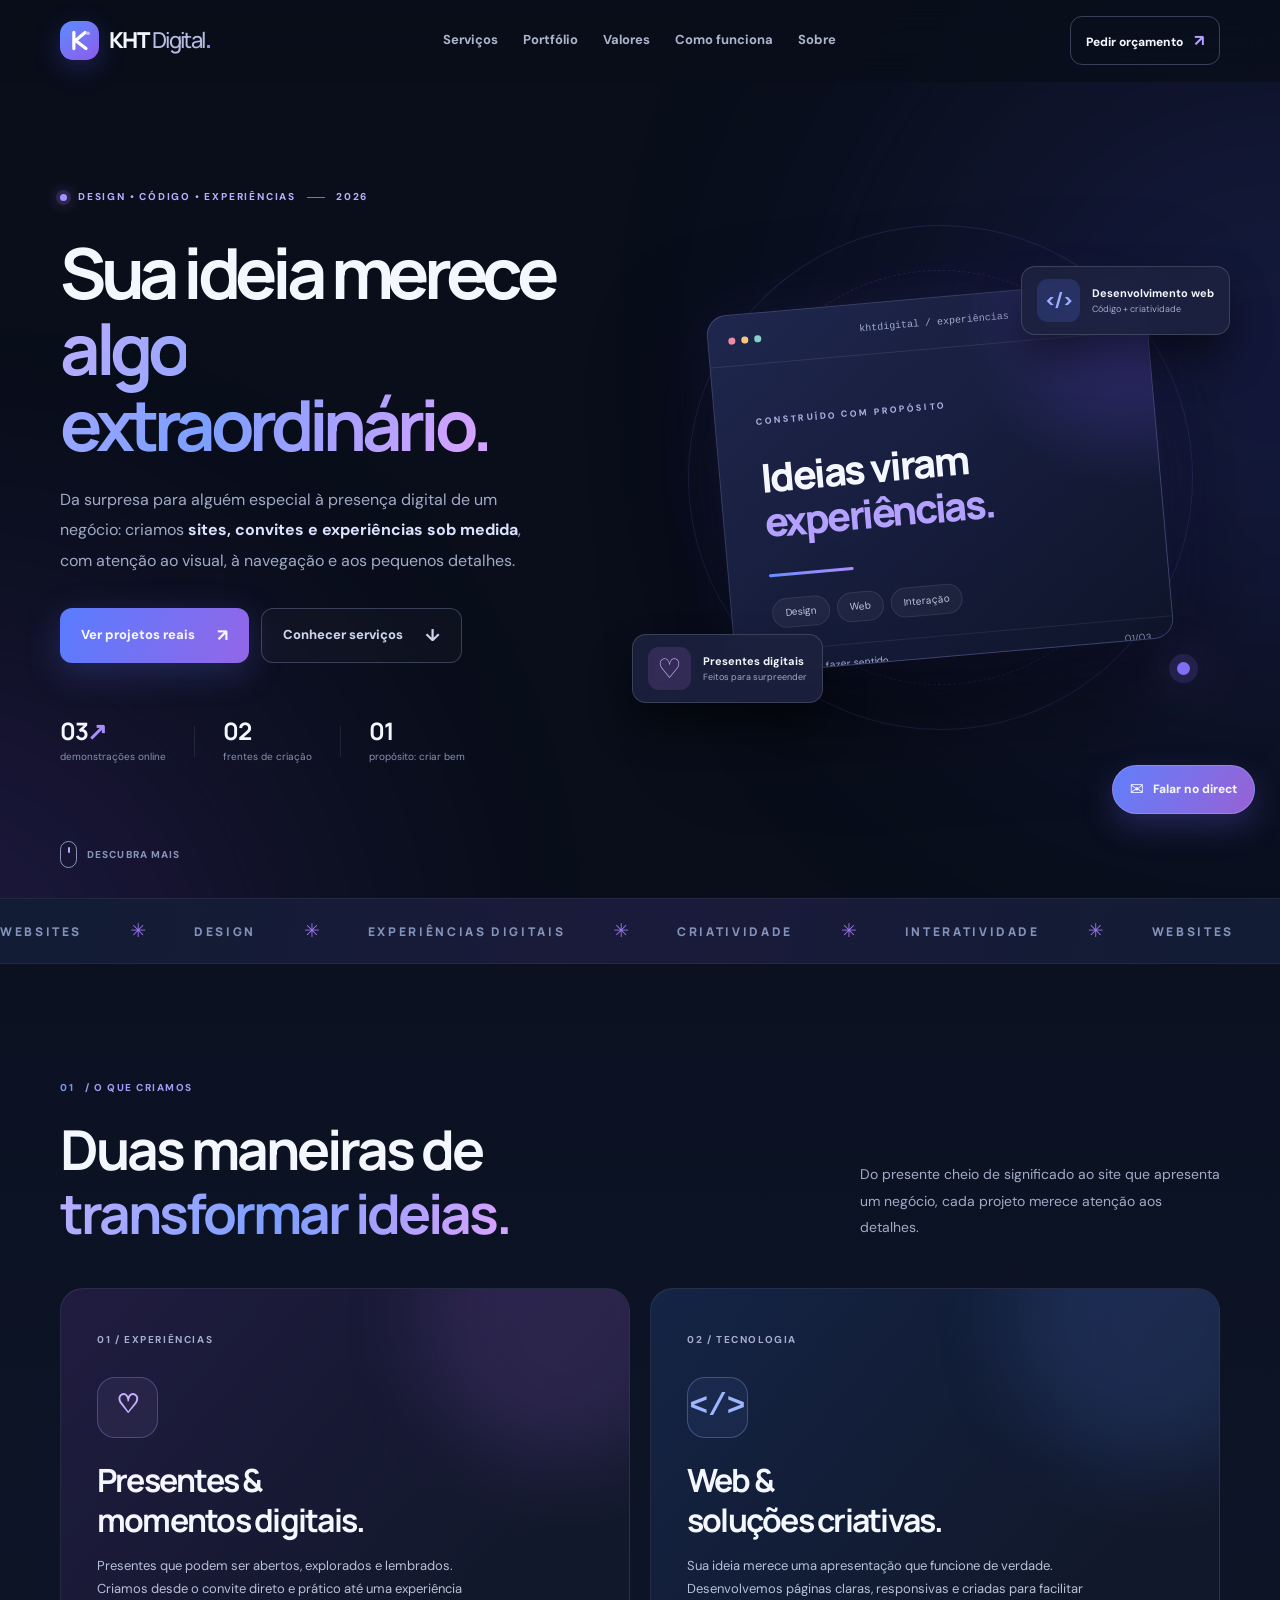
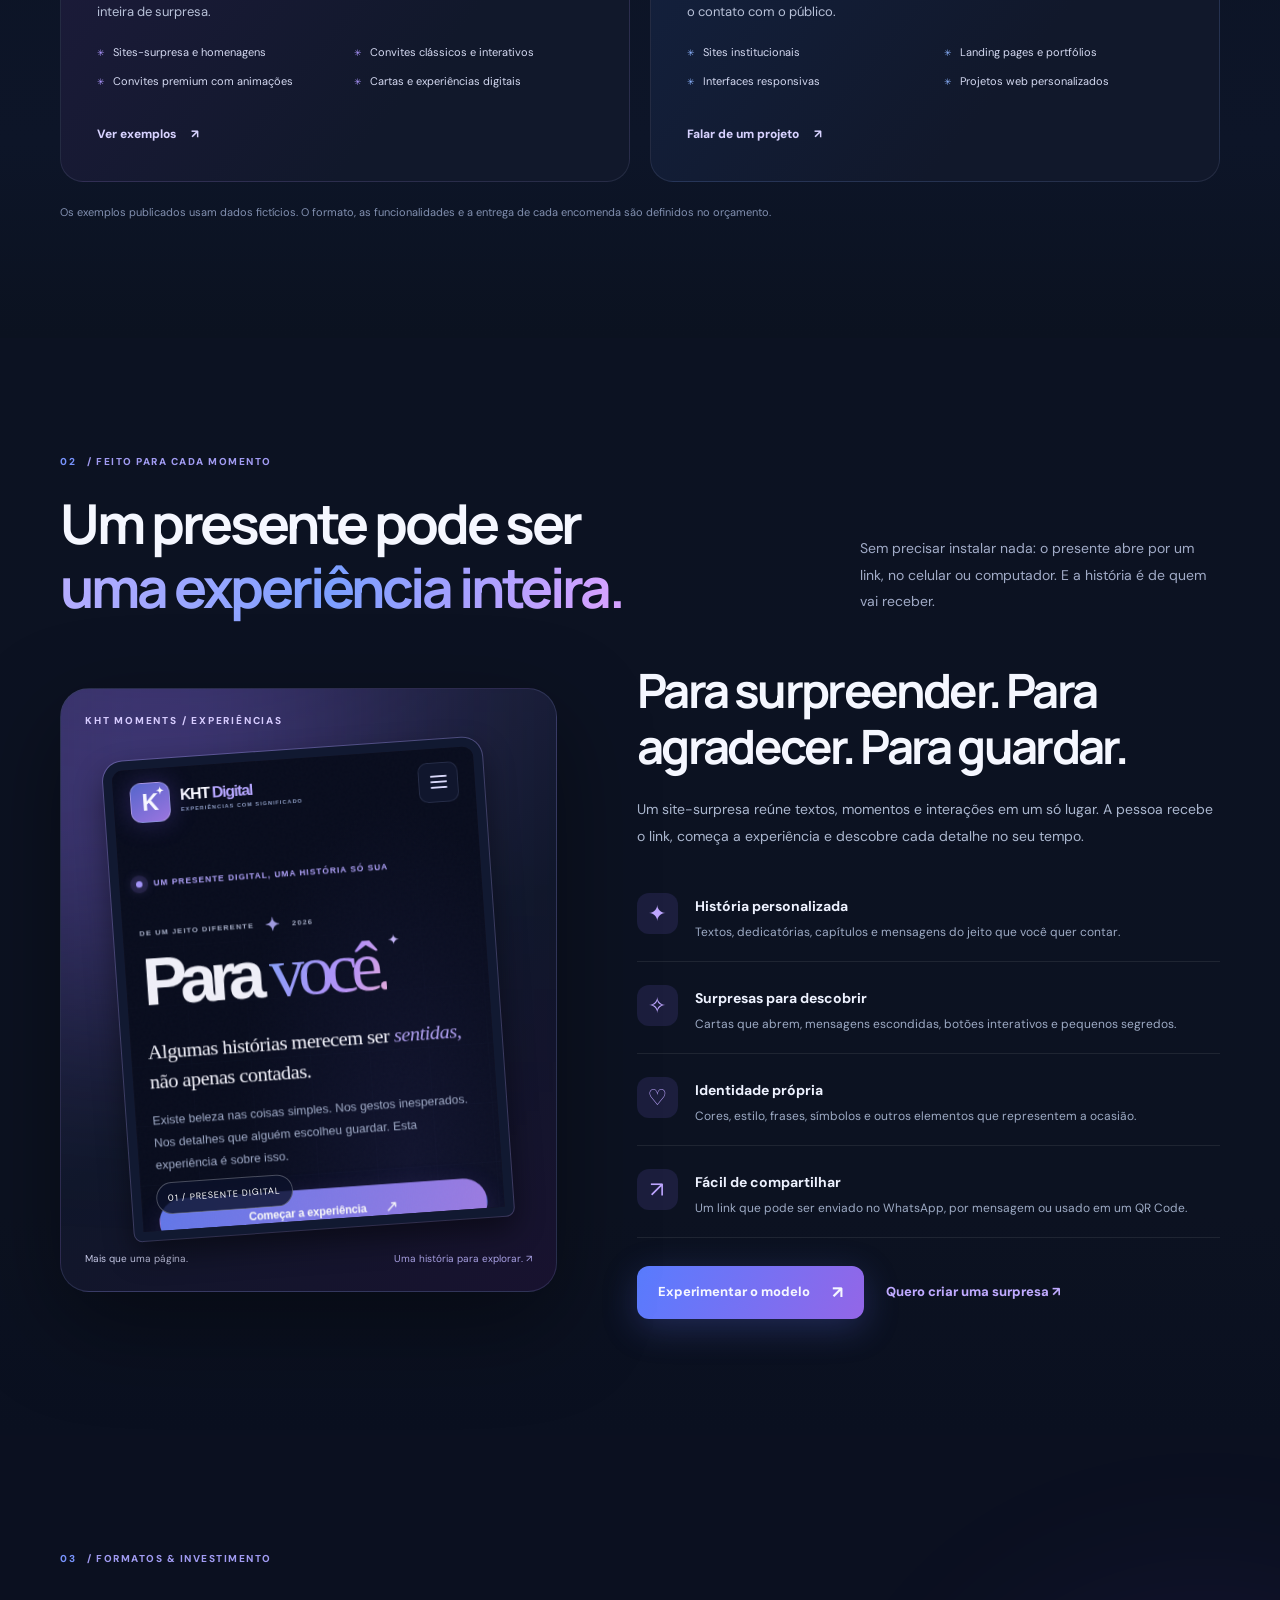
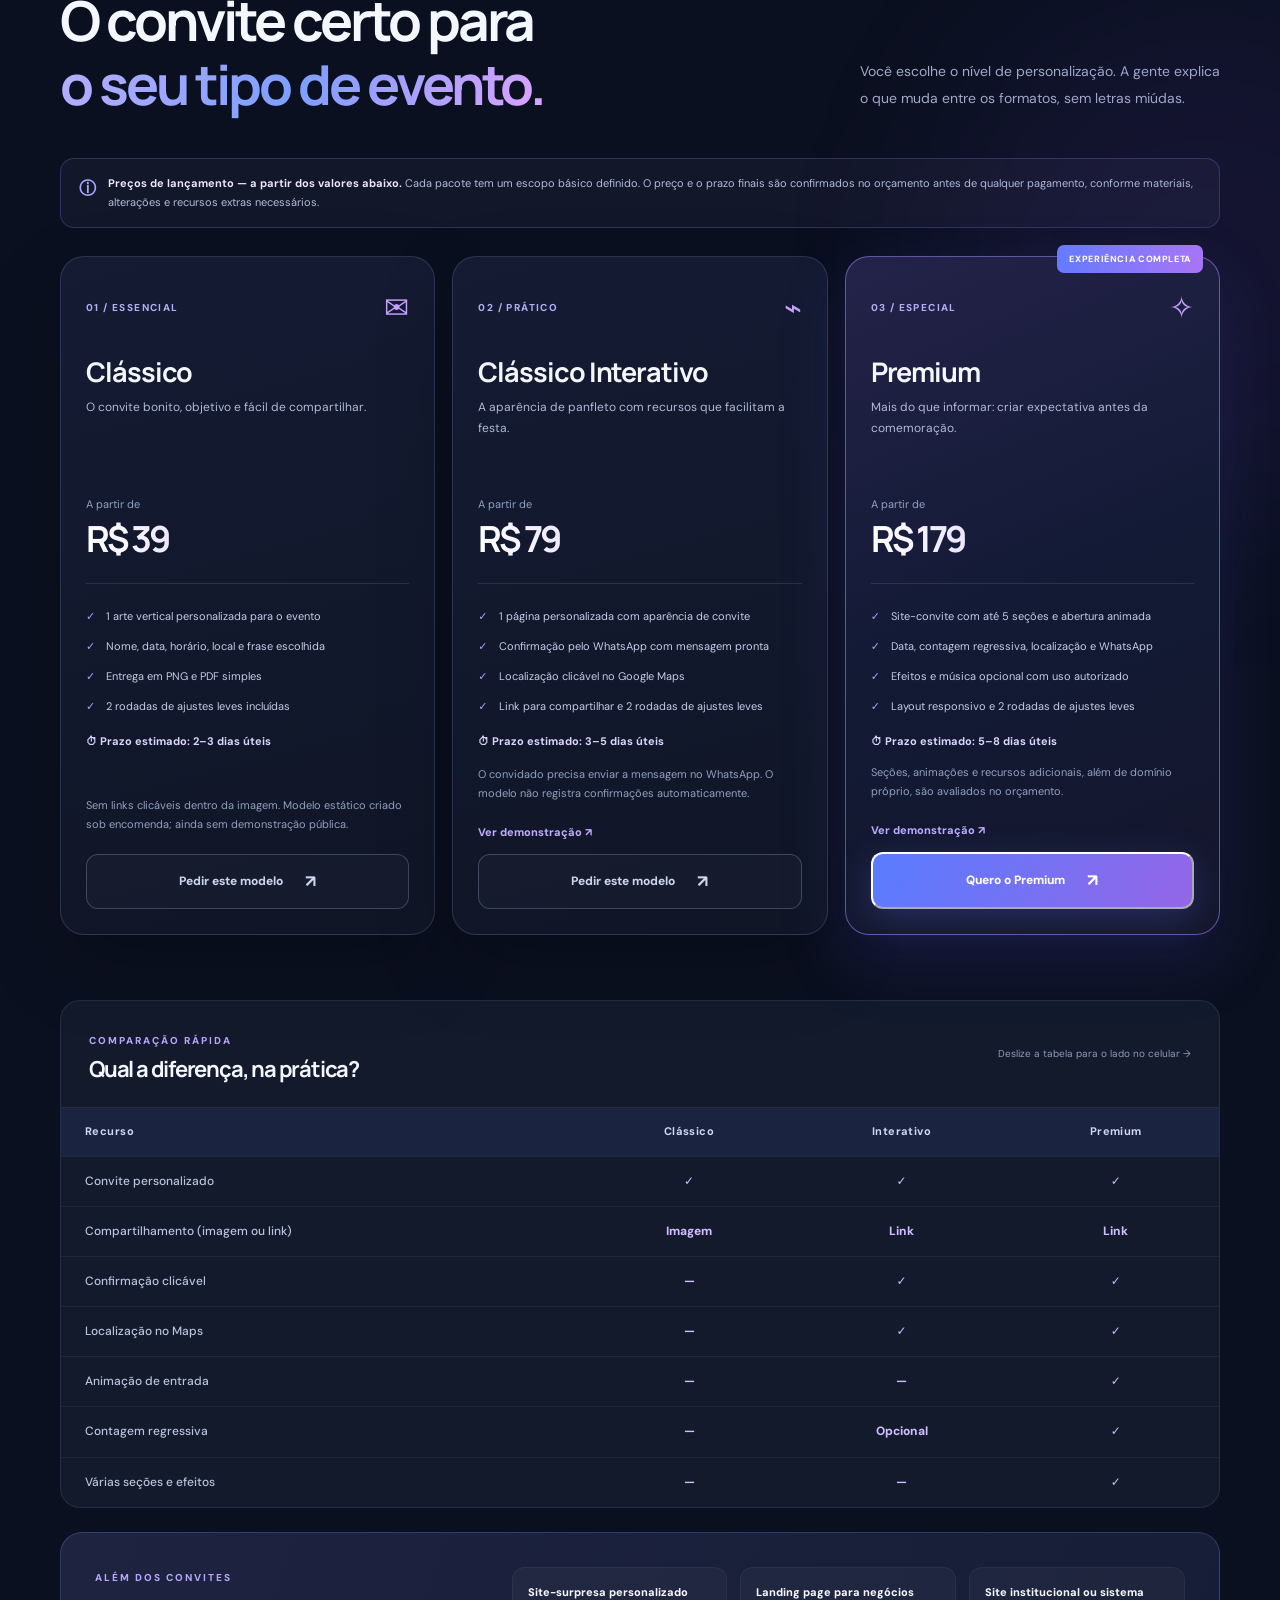
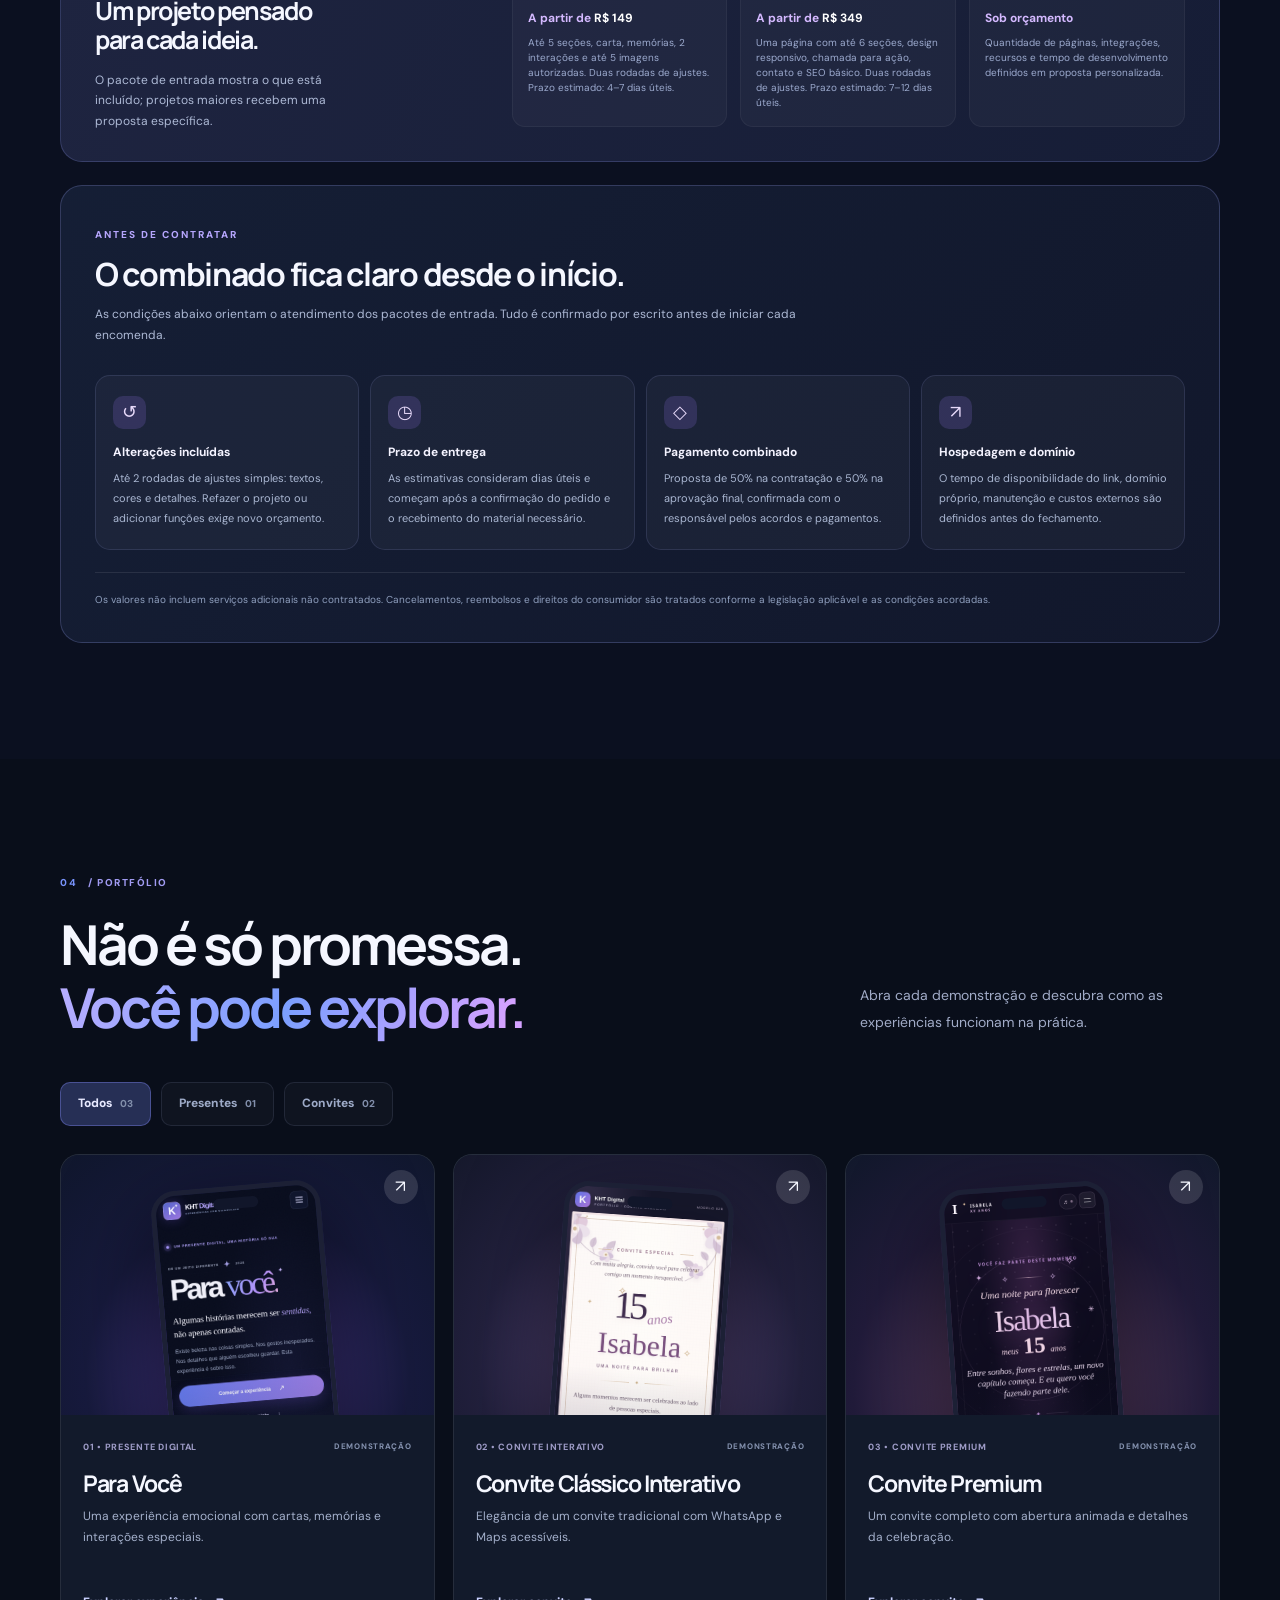
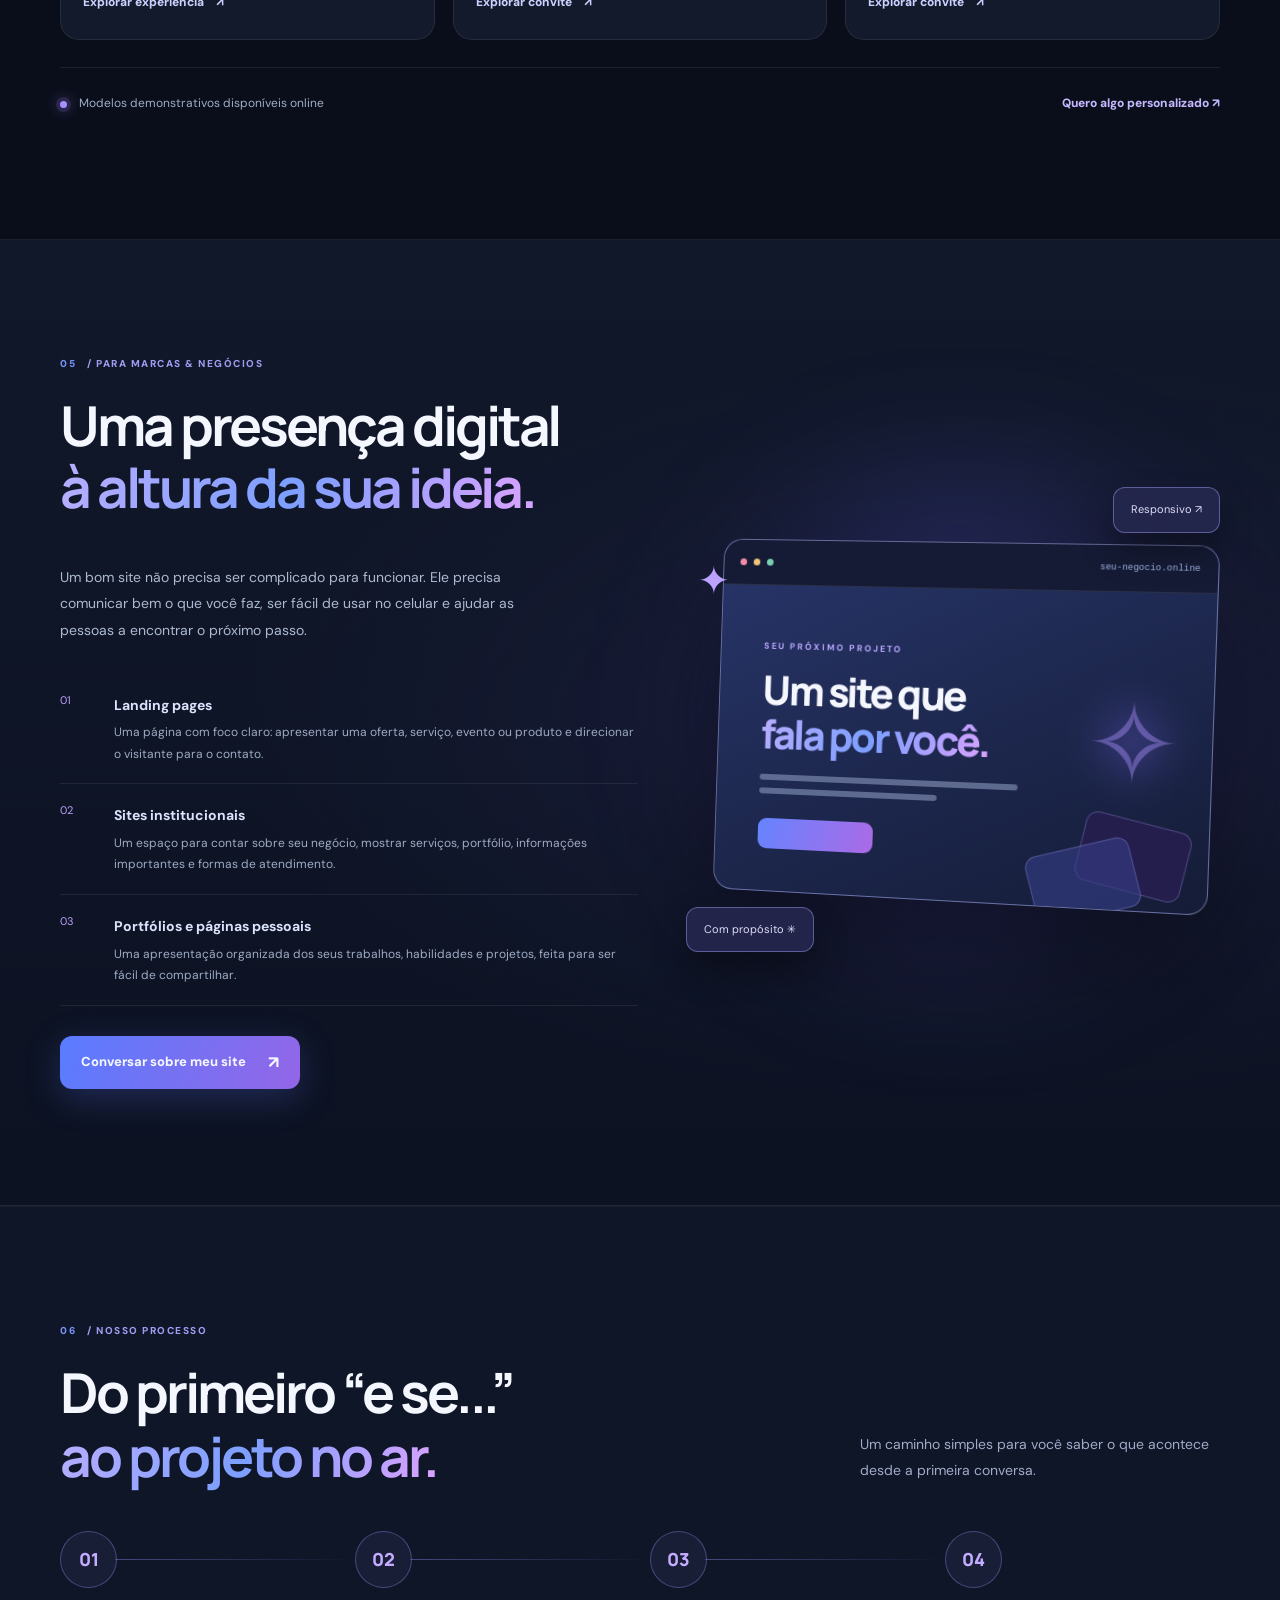
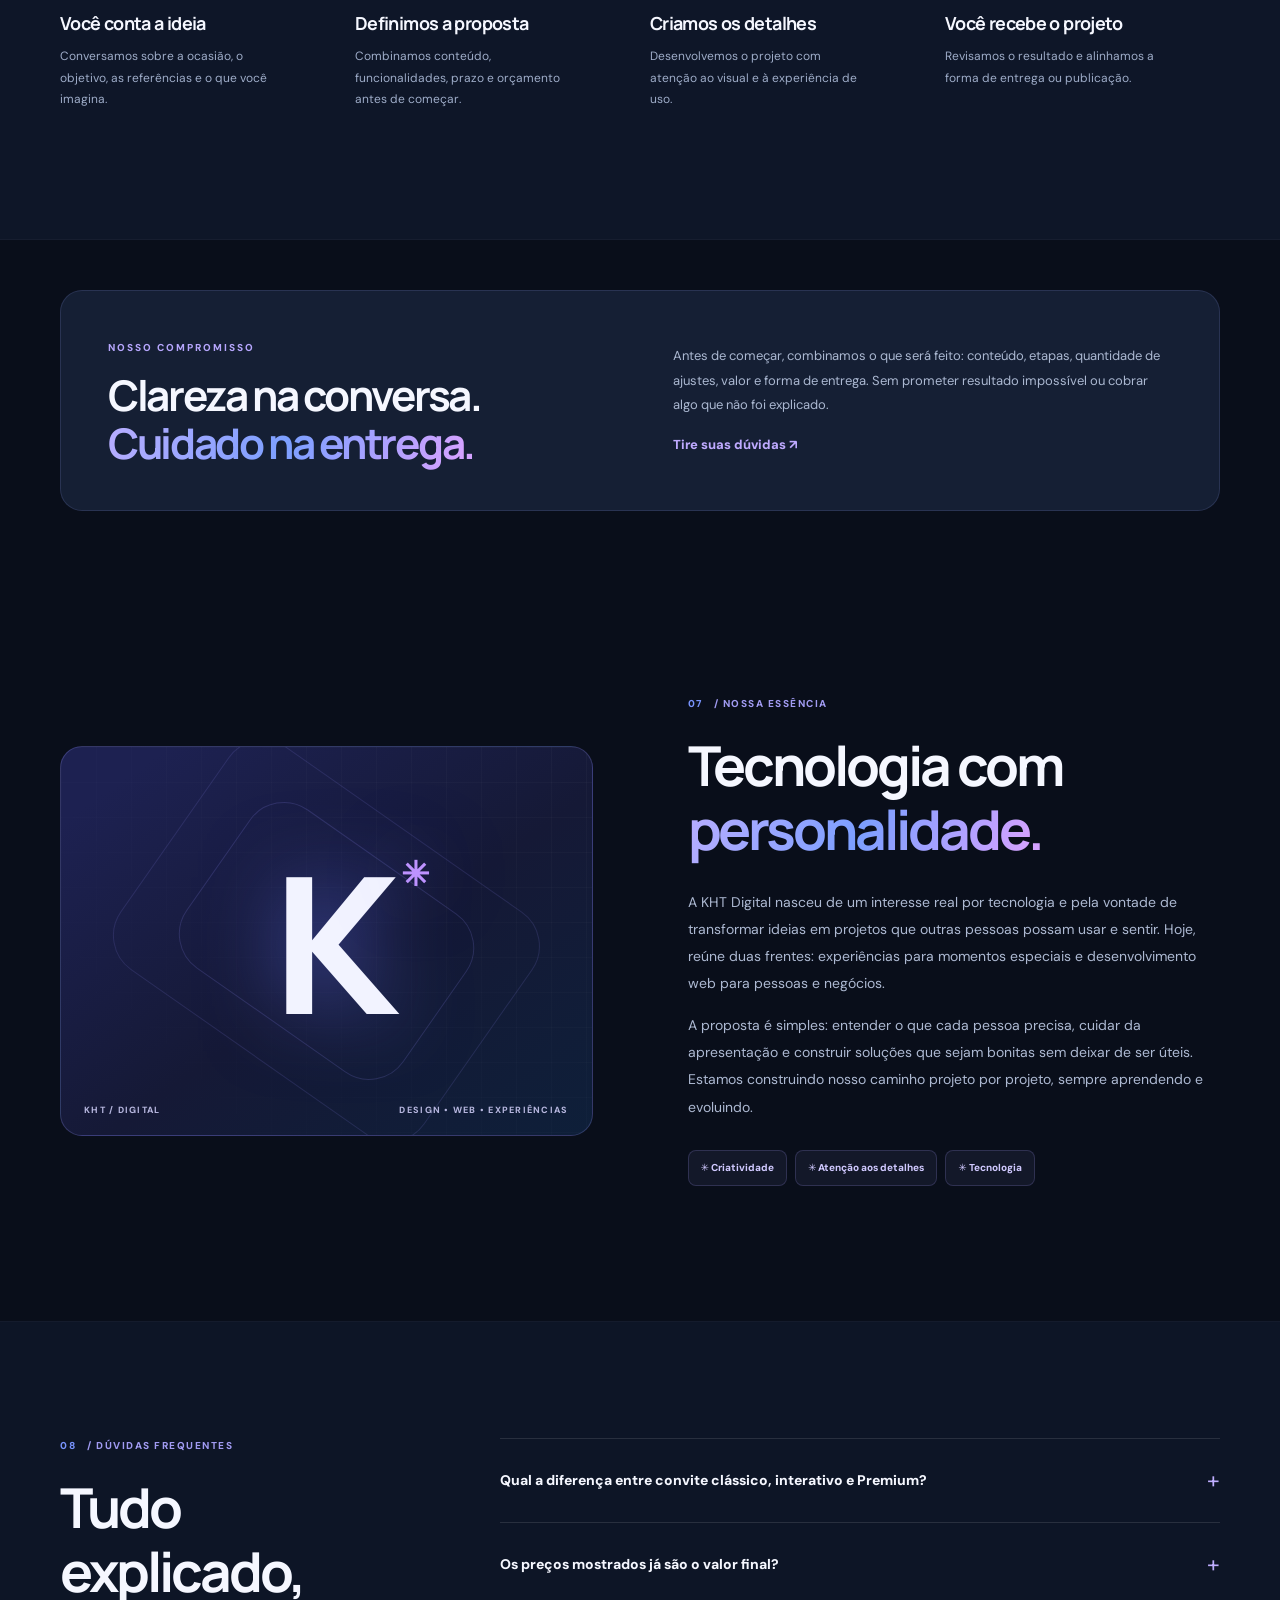
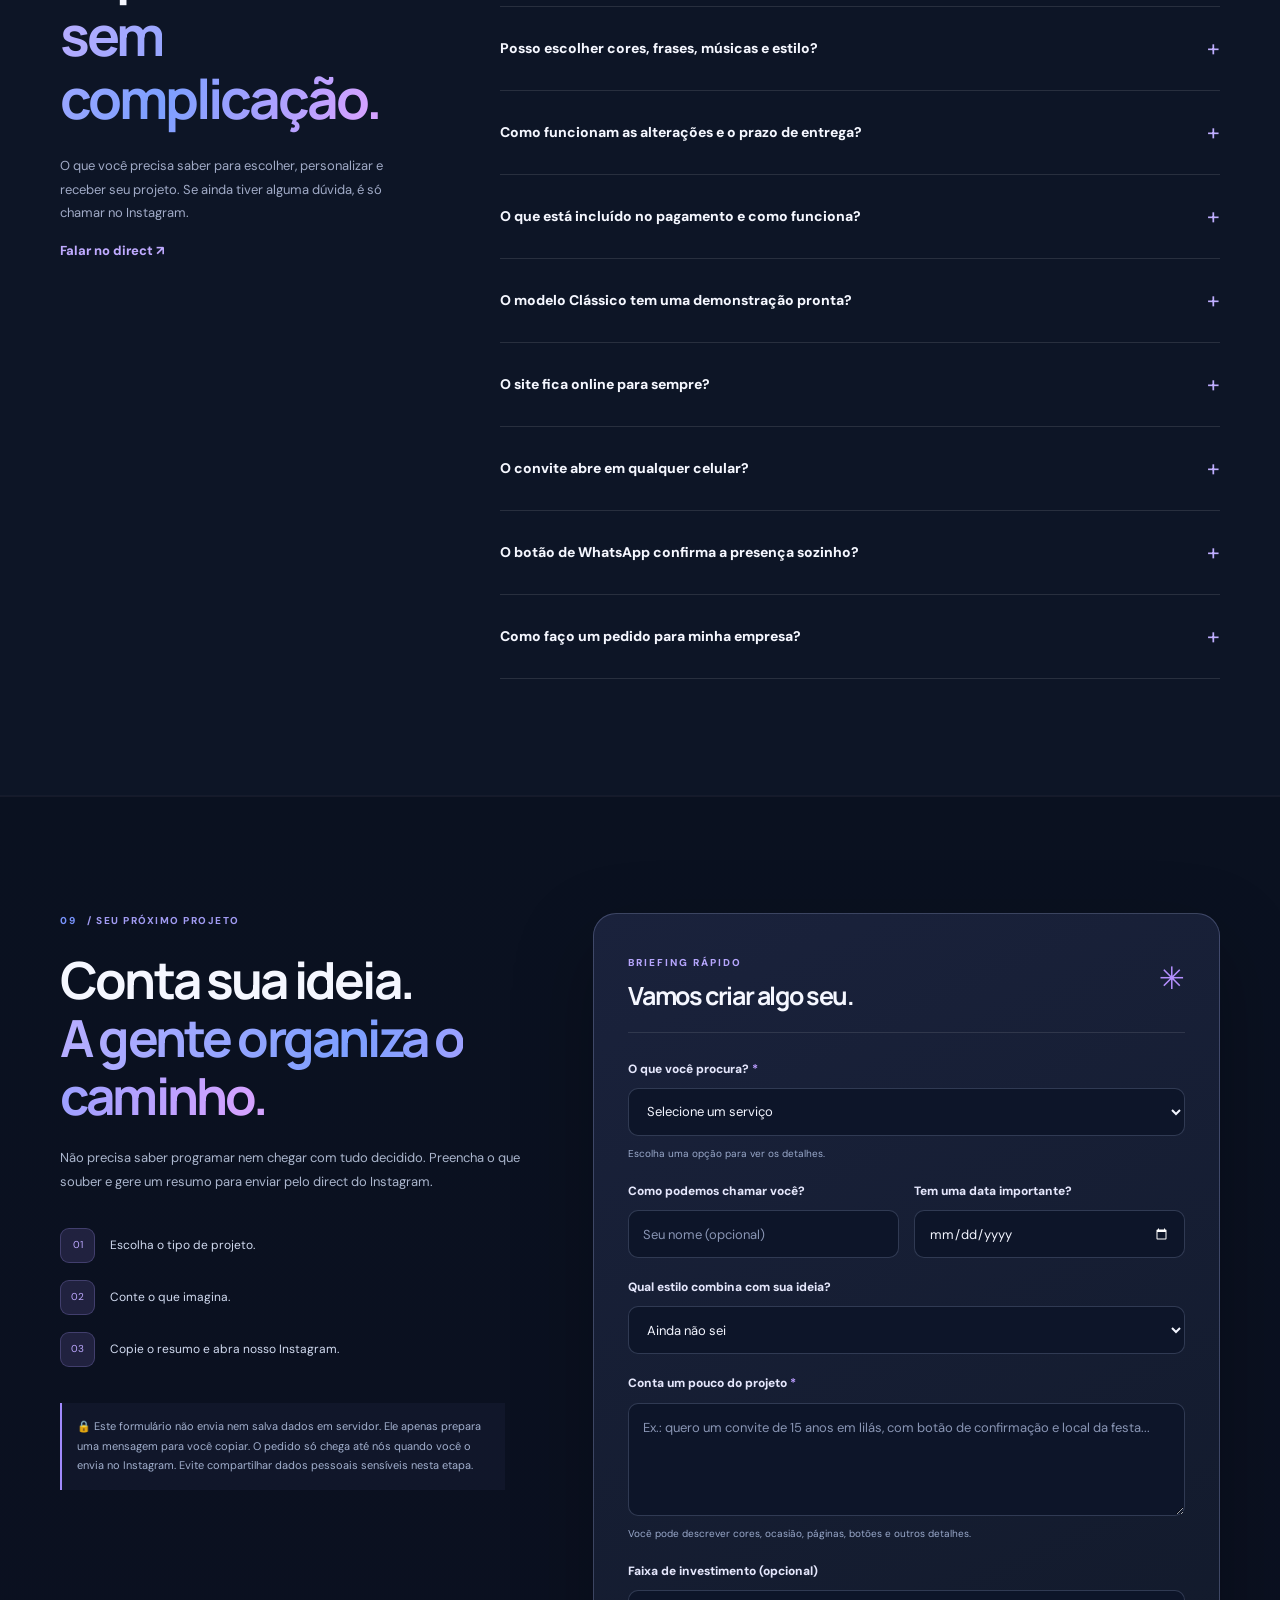
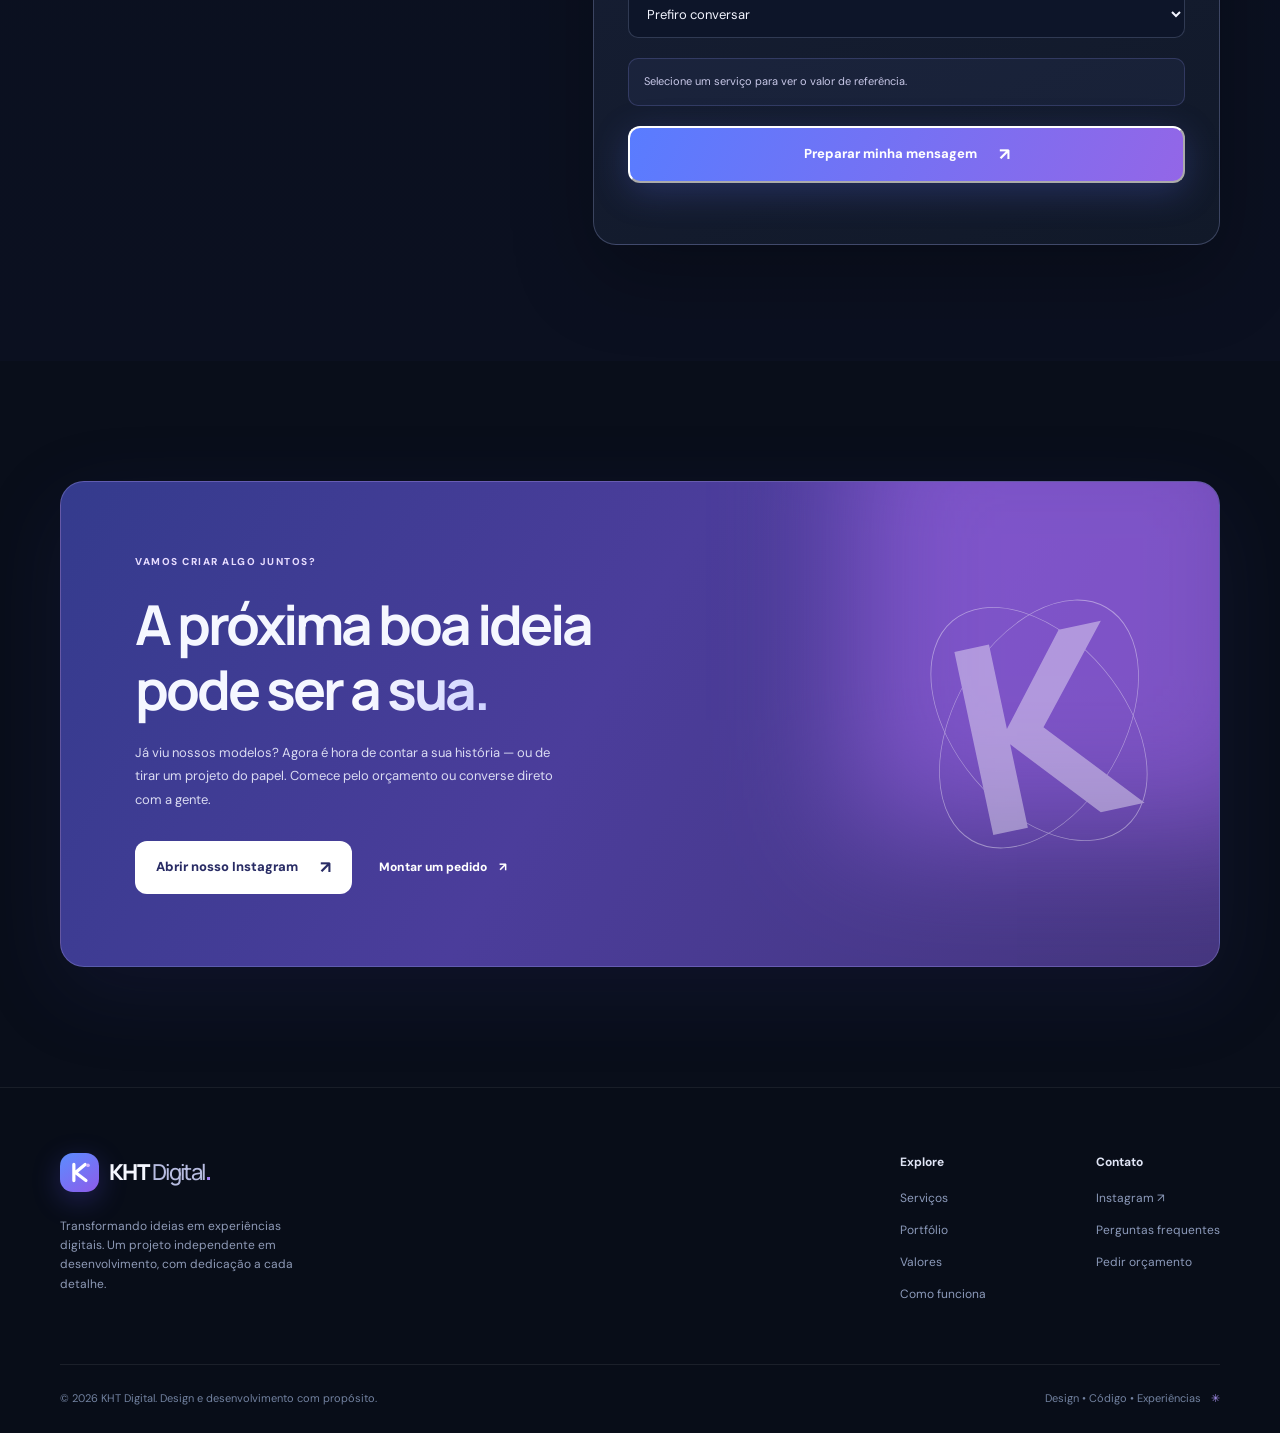
<file: index.html>
<!doctype html>
<html lang="pt-BR">
<head>
<meta charset="utf-8"/>
<meta content="width=device-width, initial-scale=1.0" name="viewport"/>
<meta content="#0b1020" name="theme-color"/>
<meta content="KHT Digital: sites para negócios, convites digitais clássicos e premium, presentes e sites-surpresa personalizados. Explore nossos modelos e solicite seu orçamento." name="description"/>
<meta content="index,follow" name="robots"/>
<meta content="pt_BR" property="og:locale"/>
<meta content="KHT Digital" name="author"/>
<meta content="KHT Digital | Sites, convites e presentes digitais" property="og:title"/>
<meta content="Sites, soluções web, presentes digitais e convites interativos. Conheça nossos projetos demonstrativos." property="og:description"/>
<meta content="website" property="og:type"/>

<meta content="dark" name="color-scheme"/>
<title>KHT Digital | Sites, convites e presentes digitais</title>
<link href="assets/favicon.svg" rel="icon" type="image/svg+xml"/>
<link href="https://fonts.googleapis.com" rel="preconnect"/>
<link crossorigin="" href="https://fonts.gstatic.com" rel="preconnect"/>
<link href="https://fonts.googleapis.com/css2?family=DM+Sans:wght@400;500;600;700&amp;family=Manrope:wght@400;500;600;700;800&amp;display=swap" rel="stylesheet"/>
<link href="style.css" rel="stylesheet"/>
<script defer="" src="script.js"></script>
</head>
<body>
<a class="skip-link" href="#conteudo">Pular para o conteúdo</a>
<div aria-hidden="true" class="scroll-progress" id="scrollProgress"></div>
<div aria-hidden="true" class="ambient ambient-one"></div>
<div aria-hidden="true" class="ambient ambient-two"></div>
<header class="site-header" id="header">
<div class="container navbar">
<a aria-label="KHT Digital — Voltar ao início" class="brand" href="#inicio">
<span aria-hidden="true" class="brand-icon"><svg fill="none" viewbox="0 0 36 36"><path d="M11 8V28M25 8L13 18L26 28" stroke="currentColor" stroke-linecap="round" stroke-linejoin="round" stroke-width="4"></path><circle cx="28.5" cy="9" fill="#D4B6FF" r="2.3"></circle></svg></span>
<span class="brand-words">KHT<span>Digital</span><i>.</i></span>
</a>
<nav aria-label="Navegação principal" class="desktop-nav">
<a href="#servicos">Serviços</a>
<a href="#portfolio">Portfólio</a>
<a href="#planos">Valores</a>
<a href="#processo">Como funciona</a>
<a href="#sobre">Sobre</a>
</nav>
<a class="nav-cta" href="#orcamento">Pedir orçamento <span aria-hidden="true">↗</span></a>
<button aria-controls="mobileMenu" aria-expanded="false" aria-label="Abrir menu" class="menu-toggle" id="menuToggle" type="button"><span></span><span></span><span></span></button>
</div>
<nav aria-label="Navegação móvel" class="mobile-menu" hidden="" id="mobileMenu">
<a href="#servicos">Serviços</a>
<a href="#portfolio">Portfólio</a>
<a href="#planos">Valores</a>
<a href="#processo">Como funciona</a>
<a href="#sobre">Sobre</a>
<a href="#contato">Contato</a>
</nav>
</header>
<main id="conteudo">
<section aria-labelledby="hero-title" class="hero section container" id="inicio">
<div class="hero-copy reveal">
<div class="eyebrow"><span class="eyebrow-dot"></span> DESIGN • CÓDIGO • EXPERIÊNCIAS <span class="eyebrow-line"></span> 2026</div>
<h1 id="hero-title">Sua ideia merece <em>algo extraordinário.</em></h1>
<p>Da surpresa para alguém especial à presença digital de um negócio: criamos <strong>sites, convites e experiências sob medida</strong>, com atenção ao visual, à navegação e aos pequenos detalhes.</p>
<div class="hero-actions">
<a class="button button-primary" href="#portfolio">Ver projetos reais <span aria-hidden="true">↗</span></a>
<a class="button button-outline" href="#servicos">Conhecer serviços <span aria-hidden="true">↓</span></a>
</div>
<div aria-label="Dados de nossa vitrine" class="hero-facts">
<div><b>03<span>↗</span></b><small>demonstrações online</small></div>
<span class="fact-divider"></span>
<div><b>02</b><small>frentes de criação</small></div>
<span class="fact-divider"></span>
<div><b>01</b><small>propósito: criar bem</small></div>
</div>
</div>
<div aria-label="Apresentação visual dos serviços da KHT Digital" class="hero-visual reveal">
<div aria-hidden="true" class="hero-orbit orbit-a"></div><div aria-hidden="true" class="hero-orbit orbit-b"></div>
<div class="visual-window">
<div class="window-top"><div class="dots"><span></span><span></span><span></span></div><span>khtdigital / experiências</span><span class="window-spark">✳</span></div>
<div class="visual-window-body">
<span class="visual-overline">CONSTRUÍDO COM PROPÓSITO</span>
<span class="visual-title">Ideias viram<br/><i>experiências.</i></span>
<div class="visual-accent"></div>
<div class="visual-tags"><span>Design</span><span>Web</span><span>Interação</span></div>
</div>
<div class="visual-bottom"><span class="mini-pulse"></span> Feito para fazer sentido <span>01/03</span></div>
</div>
<div class="float-card card-code"><span class="float-icon">&lt;/&gt;</span><span><b>Desenvolvimento web</b><small>Código + criatividade</small></span></div>
<div class="float-card card-heart"><span class="float-icon heart">♡</span><span><b>Presentes digitais</b><small>Feitos para surpreender</small></span></div>
<div aria-hidden="true" class="visual-ring ring-one"></div>
</div>
<a class="scroll-cue" href="#servicos"><span aria-hidden="true" class="mouse-icon"></span> Descubra mais</a>
</section>
<div aria-label="Áreas de atuação" class="ticker"><div aria-hidden="true" class="ticker-track"><span>WEBSITES</span><i>✳</i><span>DESIGN</span><i>✳</i><span>EXPERIÊNCIAS DIGITAIS</span><i>✳</i><span>CRIATIVIDADE</span><i>✳</i><span>INTERATIVIDADE</span><i>✳</i><span>WEBSITES</span><i>✳</i><span>DESIGN</span><i>✳</i><span>EXPERIÊNCIAS DIGITAIS</span><i>✳</i></div></div>
<section aria-labelledby="services-title" class="section services" id="servicos">
<div class="container">
<div class="section-heading reveal"><div><p class="kicker"><span>01</span> / O QUE CRIAMOS</p><h2 id="services-title">Duas maneiras de<br/><em>transformar ideias.</em></h2></div><p>Do presente cheio de significado ao site que apresenta um negócio, cada projeto merece atenção aos detalhes.</p></div>
<div class="services-grid">
<article class="service-card service-one reveal"><span class="service-index">01 / EXPERIÊNCIAS</span><div class="service-symbol">♡</div><h3>Presentes &amp;<br/>momentos digitais.</h3><p>Presentes que podem ser abertos, explorados e lembrados. Criamos desde o convite direto e prático até uma experiência inteira de surpresa.</p><ul><li>Sites-surpresa e homenagens</li><li>Convites clássicos e interativos</li><li>Convites premium com animações</li><li>Cartas e experiências digitais</li></ul><a href="#portfolio">Ver exemplos <span aria-hidden="true">↗</span></a></article>
<article class="service-card service-two reveal"><span class="service-index">02 / TECNOLOGIA</span><div class="service-symbol">&lt;/&gt;</div><h3>Web &amp;<br/>soluções criativas.</h3><p>Sua ideia merece uma apresentação que funcione de verdade. Desenvolvemos páginas claras, responsivas e criadas para facilitar o contato com o público.</p><ul><li>Sites institucionais</li><li>Landing pages e portfólios</li><li>Interfaces responsivas</li><li>Projetos web personalizados</li></ul><a href="#contato">Falar de um projeto <span aria-hidden="true">↗</span></a></article>
</div>
<p class="service-note">Os exemplos publicados usam dados fictícios. O formato, as funcionalidades e a entrega de cada encomenda são definidos no orçamento.</p>
</div>
</section>
<section aria-labelledby="experiencias-title" class="section experience-section" id="experiencias">
<div class="container">
<div class="section-heading reveal"><div><p class="kicker"><span>02</span> / FEITO PARA CADA MOMENTO</p><h2 id="experiencias-title">Um presente pode ser<br/><em>uma experiência inteira.</em></h2></div><p>Sem precisar instalar nada: o presente abre por um link, no celular ou computador. E a história é de quem vai receber.</p></div>
<div class="experience-grid">
<div class="experience-editorial reveal">
<div class="experience-tag">KHT MOMENTS / EXPERIÊNCIAS</div>
<div class="experience-frame"><img alt="Prévia real da página inicial do presente digital Para Você" height="860" loading="lazy" src="assets/para-voce.png" width="490"/><div class="frame-corner">01 / PRESENTE DIGITAL</div></div>
<div class="experience-bottom"><span>Mais que uma página.</span><span>Uma história para explorar. ↗</span></div>
</div>
<div class="experience-details reveal">
<h3>Para surpreender. Para agradecer. Para guardar.</h3>
<p>Um site-surpresa reúne textos, momentos e interações em um só lugar. A pessoa recebe o link, começa a experiência e descobre cada detalhe no seu tempo.</p>
<div class="feature-list">
<div class="feature-item"><span class="feature-icon">✦</span><div><strong>História personalizada</strong><p>Textos, dedicatórias, capítulos e mensagens do jeito que você quer contar.</p></div></div>
<div class="feature-item"><span class="feature-icon">✧</span><div><strong>Surpresas para descobrir</strong><p>Cartas que abrem, mensagens escondidas, botões interativos e pequenos segredos.</p></div></div>
<div class="feature-item"><span class="feature-icon">♡</span><div><strong>Identidade própria</strong><p>Cores, estilo, frases, símbolos e outros elementos que representem a ocasião.</p></div></div>
<div class="feature-item"><span class="feature-icon">↗</span><div><strong>Fácil de compartilhar</strong><p>Um link que pode ser enviado no WhatsApp, por mensagem ou usado em um QR Code.</p></div></div>
</div>
<div class="experience-actions"><a class="button button-primary" href="https://kht-demo-presente-01.pages.dev/" rel="noopener noreferrer" target="_blank">Experimentar o modelo <span aria-hidden="true">↗</span></a><a class="text-link" href="#orcamento">Quero criar uma surpresa ↗</a></div>
</div>
</div>
</div>
</section>
<section aria-labelledby="planos-title" class="section plans-section" id="planos">
<div class="container">
<div class="section-heading reveal"><div><p class="kicker"><span>03</span> / FORMATOS &amp; INVESTIMENTO</p><h2 id="planos-title">O convite certo para<br/><em>o seu tipo de evento.</em></h2></div><p>Você escolhe o nível de personalização. A gente explica o que muda entre os formatos, sem letras miúdas.</p></div>
<div class="pricing-notice reveal"><span class="notice-icon">ⓘ</span><span><strong>Preços de lançamento — a partir dos valores abaixo.</strong> Cada pacote tem um escopo básico definido. O preço e o prazo finais são confirmados no orçamento antes de qualquer pagamento, conforme materiais, alterações e recursos extras necessários.</span></div>
<div class="plans-grid">
<article class="plan-card reveal" data-plan="classico">
<div class="plan-header"><span class="plan-index">01 / ESSENCIAL</span><span class="plan-icon">✉</span></div>
<h3>Clássico</h3><p class="plan-subtitle">O convite bonito, objetivo e fácil de compartilhar.</p>
<div class="price-line"><small>A partir de</small><strong data-price="classico">R$ 39</strong></div>
<div class="plan-divider"></div>
<ul class="plan-features"><li>1 arte vertical personalizada para o evento</li><li>Nome, data, horário, local e frase escolhida</li><li>Entrega em PNG e PDF simples</li><li>2 rodadas de ajustes leves incluídas</li></ul>
<div class="delivery-meta"><span>⏱ Prazo estimado: 2–3 dias úteis</span></div>
<div class="plan-footnote">Sem links clicáveis dentro da imagem. Modelo estático criado sob encomenda; ainda sem demonstração pública.</div>
<button class="button button-outline plan-action" data-service="Convite Clássico" type="button">Pedir este modelo <span aria-hidden="true">↗</span></button>
</article>
<article class="plan-card reveal" data-plan="interativo">
<div class="plan-header"><span class="plan-index">02 / PRÁTICO</span><span class="plan-icon">⌁</span></div>
<h3>Clássico Interativo</h3><p class="plan-subtitle">A aparência de panfleto com recursos que facilitam a festa.</p>
<div class="price-line"><small>A partir de</small><strong data-price="interativo">R$ 79</strong></div>
<div class="plan-divider"></div>
<ul class="plan-features"><li>1 página personalizada com aparência de convite</li><li>Confirmação pelo WhatsApp com mensagem pronta</li><li>Localização clicável no Google Maps</li><li>Link para compartilhar e 2 rodadas de ajustes leves</li></ul>
<div class="delivery-meta"><span>⏱ Prazo estimado: 3–5 dias úteis</span></div>
<div class="plan-footnote">O convidado precisa enviar a mensagem no WhatsApp. O modelo não registra confirmações automaticamente.</div>
<a class="plan-demo" href="https://kht-convite-classico-15anos.pages.dev/" rel="noopener noreferrer" target="_blank">Ver demonstração ↗</a>
<button class="button button-outline plan-action" data-service="Convite Clássico Interativo" type="button">Pedir este modelo <span aria-hidden="true">↗</span></button>
</article>
<article class="plan-card plan-featured reveal" data-plan="premium">
<div class="plan-ribbon">EXPERIÊNCIA COMPLETA</div>
<div class="plan-header"><span class="plan-index">03 / ESPECIAL</span><span class="plan-icon">✧</span></div>
<h3>Premium</h3><p class="plan-subtitle">Mais do que informar: criar expectativa antes da comemoração.</p>
<div class="price-line"><small>A partir de</small><strong data-price="premium">R$ 179</strong></div>
<div class="plan-divider"></div>
<ul class="plan-features"><li>Site-convite com até 5 seções e abertura animada</li><li>Data, contagem regressiva, localização e WhatsApp</li><li>Efeitos e música opcional com uso autorizado</li><li>Layout responsivo e 2 rodadas de ajustes leves</li></ul>
<div class="delivery-meta"><span>⏱ Prazo estimado: 5–8 dias úteis</span></div>
<div class="plan-footnote">Seções, animações e recursos adicionais, além de domínio próprio, são avaliados no orçamento.</div>
<a class="plan-demo" href="https://kht-convite-premium-15anos.pages.dev/" rel="noopener noreferrer" target="_blank">Ver demonstração ↗</a>
<button class="button button-primary plan-action" data-service="Convite Premium" type="button">Quero o Premium <span aria-hidden="true">↗</span></button>
</article>
</div>
<div class="comparison-wrap reveal"><div class="comparison-heading"><div><span class="mini-label">COMPARAÇÃO RÁPIDA</span><h3>Qual a diferença, na prática?</h3></div><span>Deslize a tabela para o lado no celular →</span></div>
<div aria-label="Comparação dos modelos de convite, com rolagem horizontal no celular" class="compare-scroll" tabindex="0">
<table class="compare-table"><thead><tr><th scope="col">Recurso</th><th scope="col">Clássico</th><th scope="col">Interativo</th><th scope="col">Premium</th></tr></thead><tbody>
<tr><th scope="row">Convite personalizado</th><td>✓</td><td>✓</td><td>✓</td></tr>
<tr><th scope="row">Compartilhamento (imagem ou link)</th><td>Imagem</td><td>Link</td><td>Link</td></tr>
<tr><th scope="row">Confirmação clicável</th><td>—</td><td>✓</td><td>✓</td></tr>
<tr><th scope="row">Localização no Maps</th><td>—</td><td>✓</td><td>✓</td></tr>
<tr><th scope="row">Animação de entrada</th><td>—</td><td>—</td><td>✓</td></tr>
<tr><th scope="row">Contagem regressiva</th><td>—</td><td>Opcional</td><td>✓</td></tr>
<tr><th scope="row">Várias seções e efeitos</th><td>—</td><td>—</td><td>✓</td></tr>
</tbody></table></div>
</div>
<div class="other-prices reveal"><div><span class="mini-label">ALÉM DOS CONVITES</span><h3>Um projeto pensado<br/>para cada ideia.</h3><p class="other-prices-lead">O pacote de entrada mostra o que está incluído; projetos maiores recebem uma proposta específica.</p></div><div class="other-price-grid"><div><span>Site-surpresa personalizado</span><b>A partir de <strong data-price="presente">R$ 149</strong></b><small>Até 5 seções, carta, memórias, 2 interações e até 5 imagens autorizadas. Duas rodadas de ajustes. Prazo estimado: 4–7 dias úteis.</small></div><div><span>Landing page para negócios</span><b>A partir de <strong data-price="landing">R$ 349</strong></b><small>Uma página com até 6 seções, design responsivo, chamada para ação, contato e SEO básico. Duas rodadas de ajustes. Prazo estimado: 7–12 dias úteis.</small></div><div><span>Site institucional ou sistema</span><b>Sob orçamento</b><small>Quantidade de páginas, integrações, recursos e tempo de desenvolvimento definidos em proposta personalizada.</small></div></div></div>
<div class="commercial-terms reveal" aria-label="Condições comerciais">
  <div class="commercial-terms-heading"><span class="mini-label">ANTES DE CONTRATAR</span><h3>O combinado fica claro desde o início.</h3><p>As condições abaixo orientam o atendimento dos pacotes de entrada. Tudo é confirmado por escrito antes de iniciar cada encomenda.</p></div>
  <div class="terms-grid">
    <div><span class="terms-icon" aria-hidden="true">↺</span><strong>Alterações incluídas</strong><p>Até 2 rodadas de ajustes simples: textos, cores e detalhes. Refazer o projeto ou adicionar funções exige novo orçamento.</p></div>
    <div><span class="terms-icon" aria-hidden="true">◷</span><strong>Prazo de entrega</strong><p>As estimativas consideram dias úteis e começam após a confirmação do pedido e o recebimento do material necessário.</p></div>
    <div><span class="terms-icon" aria-hidden="true">◇</span><strong>Pagamento combinado</strong><p>Proposta de 50% na contratação e 50% na aprovação final, confirmada com o responsável pelos acordos e pagamentos.</p></div>
    <div><span class="terms-icon" aria-hidden="true">↗</span><strong>Hospedagem e domínio</strong><p>O tempo de disponibilidade do link, domínio próprio, manutenção e custos externos são definidos antes do fechamento.</p></div>
  </div>
  <p class="terms-disclaimer">Os valores não incluem serviços adicionais não contratados. Cancelamentos, reembolsos e direitos do consumidor são tratados conforme a legislação aplicável e as condições acordadas.</p>
</div>
</div>
</section>
<section aria-labelledby="portfolio-title" class="section portfolio" id="portfolio">
<div class="container">
<div class="section-heading reveal"><div><p class="kicker"><span>04</span> / PORTFÓLIO</p><h2 id="portfolio-title">Não é só promessa.<br/><em>Você pode explorar.</em></h2></div><p>Abra cada demonstração e descubra como as experiências funcionam na prática.</p></div>
<div aria-label="Filtrar projetos" class="filters reveal" role="group">
<button aria-pressed="true" class="filter active" data-filter="all" type="button">Todos <span>03</span></button>
<button aria-pressed="false" class="filter" data-filter="presente" type="button">Presentes <span>01</span></button>
<button aria-pressed="false" class="filter" data-filter="convite" type="button">Convites <span>02</span></button>
</div>
<div class="projects-grid" id="projectsGrid">
<article class="project-card reveal" data-category="presente"><a aria-label="Abrir demonstração Para Você" class="project-shot shot-purple" href="https://kht-demo-presente-01.pages.dev/" rel="noopener noreferrer" target="_blank"><div class="project-graphic"><img alt="Captura real da abertura do site-surpresa Para Você" loading="lazy" src="assets/para-voce.png"/><span class="image-shadow"></span></div><span class="shot-corner">↗</span></a><div class="project-info"><div class="project-meta"><span>01 • PRESENTE DIGITAL</span><span>DEMONSTRAÇÃO</span></div><h3>Para Você</h3><p>Uma experiência emocional com cartas, memórias e interações especiais.</p><a href="https://kht-demo-presente-01.pages.dev/" rel="noopener noreferrer" target="_blank">Explorar experiência <span aria-hidden="true">↗</span></a></div></article>
<article class="project-card reveal" data-category="convite"><a aria-label="Abrir demonstração Convite Clássico Interativo" class="project-shot shot-lilac" href="https://kht-convite-classico-15anos.pages.dev/" rel="noopener noreferrer" target="_blank"><div class="project-graphic"><img alt="Captura real do convite clássico lilás de 15 anos" loading="lazy" src="assets/convite-classico.png"/><span class="image-shadow"></span></div><span class="shot-corner">↗</span></a><div class="project-info"><div class="project-meta"><span>02 • CONVITE INTERATIVO</span><span>DEMONSTRAÇÃO</span></div><h3>Convite Clássico Interativo</h3><p>Elegância de um convite tradicional com WhatsApp e Maps acessíveis.</p><a href="https://kht-convite-classico-15anos.pages.dev/" rel="noopener noreferrer" target="_blank">Explorar convite <span aria-hidden="true">↗</span></a></div></article>
<article class="project-card reveal" data-category="convite"><a aria-label="Abrir demonstração Convite Premium de 15 anos" class="project-shot shot-rose" href="https://kht-convite-premium-15anos.pages.dev/" rel="noopener noreferrer" target="_blank"><div class="project-graphic"><img alt="Captura real do convite premium de 15 anos, com layout floral" loading="lazy" src="assets/convite-premium.png"/><span class="image-shadow"></span></div><span class="shot-corner">↗</span></a><div class="project-info"><div class="project-meta"><span>03 • CONVITE PREMIUM</span><span>DEMONSTRAÇÃO</span></div><h3>Convite Premium</h3><p>Um convite completo com abertura animada e detalhes da celebração.</p><a href="https://kht-convite-premium-15anos.pages.dev/" rel="noopener noreferrer" target="_blank">Explorar convite <span aria-hidden="true">↗</span></a></div></article>
</div>
<div class="portfolio-footer reveal"><span><span class="status-dot"></span> Modelos demonstrativos disponíveis online</span><a href="#contato">Quero algo personalizado <span aria-hidden="true">↗</span></a></div>
</div>
</section>
<section aria-labelledby="negocios-title" class="section web-section" id="negocios"><div class="container web-grid">
<div class="web-copy reveal"><p class="kicker"><span>05</span> / PARA MARCAS &amp; NEGÓCIOS</p><h2 id="negocios-title">Uma presença digital<br/><em>à altura da sua ideia.</em></h2><p>Um bom site não precisa ser complicado para funcionar. Ele precisa comunicar bem o que você faz, ser fácil de usar no celular e ajudar as pessoas a encontrar o próximo passo.</p>
<div class="web-uses"><div><span>01</span><div><strong>Landing pages</strong><p>Uma página com foco claro: apresentar uma oferta, serviço, evento ou produto e direcionar o visitante para o contato.</p></div></div><div><span>02</span><div><strong>Sites institucionais</strong><p>Um espaço para contar sobre seu negócio, mostrar serviços, portfólio, informações importantes e formas de atendimento.</p></div></div><div><span>03</span><div><strong>Portfólios e páginas pessoais</strong><p>Uma apresentação organizada dos seus trabalhos, habilidades e projetos, feita para ser fácil de compartilhar.</p></div></div></div>
<a class="button button-primary" href="#orcamento">Conversar sobre meu site <span aria-hidden="true">↗</span></a></div>
<div aria-hidden="true" class="web-art reveal"><div class="web-browser"><div class="browser-bar"><i></i><i></i><i></i><span>seu-negocio.online</span></div><div class="browser-inside"><div class="browser-label">SEU PRÓXIMO PROJETO</div><div class="browser-headline">Um site que<br/><em>fala por você.</em></div><div class="browser-text"></div><div class="browser-text short"></div><div class="browser-button"></div><div class="browser-stat a"></div><div class="browser-stat b"></div></div></div><div class="web-chip chip-one">Responsivo ↗</div><div class="web-chip chip-two">Com propósito ✳</div><span class="web-spark">✦</span></div>
</div></section>
<section aria-labelledby="process-title" class="section process" id="processo"><div class="container"><div class="section-heading reveal"><div><p class="kicker"><span>06</span> / NOSSO PROCESSO</p><h2 id="process-title">Do primeiro “e se...”<br/><em>ao projeto no ar.</em></h2></div><p>Um caminho simples para você saber o que acontece desde a primeira conversa.</p></div><div class="steps"><article class="step reveal"><span>01</span><div class="step-line"></div><h3>Você conta a ideia</h3><p>Conversamos sobre a ocasião, o objetivo, as referências e o que você imagina.</p></article><article class="step reveal"><span>02</span><div class="step-line"></div><h3>Definimos a proposta</h3><p>Combinamos conteúdo, funcionalidades, prazo e orçamento antes de começar.</p></article><article class="step reveal"><span>03</span><div class="step-line"></div><h3>Criamos os detalhes</h3><p>Desenvolvemos o projeto com atenção ao visual e à experiência de uso.</p></article><article class="step reveal"><span>04</span><div class="step-line"></div><h3>Você recebe o projeto</h3><p>Revisamos o resultado e alinhamos a forma de entrega ou publicação.</p></article></div></div></section>
<section class="section promise-section"><div class="container promise-box reveal"><div><span class="mini-label">NOSSO COMPROMISSO</span><h2>Clareza na conversa.<br/><em>Cuidado na entrega.</em></h2></div><div><p>Antes de começar, combinamos o que será feito: conteúdo, etapas, quantidade de ajustes, valor e forma de entrega. Sem prometer resultado impossível ou cobrar algo que não foi explicado.</p><a class="text-link" href="#duvidas">Tire suas dúvidas ↗</a></div></div></section>
<section aria-labelledby="about-title" class="section about" id="sobre"><div class="container about-layout"><div aria-hidden="true" class="about-art reveal"><span class="about-grid"></span><div class="about-mark">K<span>✳</span></div><div class="about-bottom"><span>KHT / DIGITAL</span><span>DESIGN • WEB • EXPERIÊNCIAS</span></div></div><div class="about-copy reveal"><p class="kicker"><span>07</span> / NOSSA ESSÊNCIA</p><h2 id="about-title">Tecnologia com<br/><em>personalidade.</em></h2><p>A KHT Digital nasceu de um interesse real por tecnologia e pela vontade de transformar ideias em projetos que outras pessoas possam usar e sentir. Hoje, reúne duas frentes: experiências para momentos especiais e desenvolvimento web para pessoas e negócios.</p><p>A proposta é simples: entender o que cada pessoa precisa, cuidar da apresentação e construir soluções que sejam bonitas sem deixar de ser úteis. Estamos construindo nosso caminho projeto por projeto, sempre aprendendo e evoluindo.</p><div class="about-qualities"><span>✳ Criatividade</span><span>✳ Atenção aos detalhes</span><span>✳ Tecnologia</span></div></div></div></section>
<section aria-labelledby="faq-title" class="section faq" id="duvidas"><div class="container faq-layout"><div class="reveal"><p class="kicker"><span>08</span> / DÚVIDAS FREQUENTES</p><h2 id="faq-title">Tudo explicado,<br/><em>sem complicação.</em></h2><p class="faq-intro">O que você precisa saber para escolher, personalizar e receber seu projeto. Se ainda tiver alguma dúvida, é só chamar no Instagram.</p><a class="text-link" href="https://www.instagram.com/khtdigital/" rel="noopener noreferrer" target="_blank">Falar no direct ↗</a></div><div class="accordion reveal">
<details><summary>Qual a diferença entre convite clássico, interativo e Premium? <span aria-hidden="true">+</span></summary><p>O Clássico é uma arte de convite para compartilhar. O Clássico Interativo tem formato de panfleto em uma página web, com botões para WhatsApp e Maps. O Premium oferece uma experiência maior, com abertura animada, informações da festa, contagem regressiva e outros recursos.</p></details>
<details><summary>Os preços mostrados já são o valor final? <span aria-hidden="true">+</span></summary><p>São os preços iniciais de lançamento para o escopo básico descrito em cada plano, não um valor fechado para qualquer pedido. A proposta final depende de conteúdo, personalização, prazo e recursos extras. Antes de começar, confirmamos as condições e eventuais custos externos.</p></details>
<details><summary>Posso escolher cores, frases, músicas e estilo? <span aria-hidden="true">+</span></summary><p>Sim. O conteúdo e a identidade visual são planejados para a sua ocasião. Música e recursos extras dependem do formato contratado e de haver permissão para uso do material. Você não precisa chegar com o visual todo decidido.</p></details>
<details><summary>Como funcionam as alterações e o prazo de entrega? <span aria-hidden="true">+</span></summary><p>Os pacotes de entrada incluem até duas rodadas de ajustes simples. Os prazos estimados são de 2–3 dias úteis para o Clássico, 3–5 para o Interativo, 5–8 para o Premium, 4–7 para site-surpresa e 7–12 para landing page. A contagem começa após a confirmação do pedido e o recebimento de todas as informações necessárias. Alterações estruturais exigem nova avaliação.</p></details>
<details><summary>O que está incluído no pagamento e como funciona? <span aria-hidden="true">+</span></summary><p>Antes de qualquer pagamento, confirmamos por escrito o valor final, conteúdo, prazo e entrega. A proposta inicial é de 50% de entrada e 50% na aprovação final, com acompanhamento de um responsável nos acordos e pagamentos. Custos externos de domínio, hospedagem e manutenção são informados separadamente, se existirem.</p></details>
<details><summary>O modelo Clássico tem uma demonstração pronta? <span aria-hidden="true">+</span></summary><p>O convite Clássico é uma arte estática criada sob encomenda e ainda não possui demonstração pública neste portfólio. Você pode conhecer o estilo de convite pelo modelo Clássico Interativo, que é uma página web diferente do arquivo estático.</p></details>
<details><summary>O site fica online para sempre? <span aria-hidden="true">+</span></summary><p>Não existe promessa automática de hospedagem permanente. O prazo de disponibilidade, a plataforma utilizada, o domínio e eventuais custos de manutenção são combinados em cada contratação.</p></details>
<details><summary>O convite abre em qualquer celular? <span aria-hidden="true">+</span></summary><p>Desenvolvemos com foco em navegadores e tamanhos de tela atuais, especialmente smartphones. O comportamento de links e músicas pode variar conforme o aplicativo e as configurações do dispositivo.</p></details>
<details><summary>O botão de WhatsApp confirma a presença sozinho? <span aria-hidden="true">+</span></summary><p>Não. No modelo básico, o botão abre uma conversa com uma mensagem preparada. A pessoa precisa conferir e enviar a mensagem; uma lista automática de convidados seria um recurso separado.</p></details>
<details><summary>Como faço um pedido para minha empresa? <span aria-hidden="true">+</span></summary><p>Conte o que sua empresa oferece, quem quer alcançar e quais informações devem aparecer no site. Nossa seção de orçamento ajuda a organizar o pedido e direciona você para o Instagram @khtdigital.</p></details>
</div></div></section>
<section aria-labelledby="orcamento-title" class="section quote-section" id="orcamento">
<div class="container quote-layout">
<div class="quote-copy reveal"><p class="kicker"><span>09</span> / SEU PRÓXIMO PROJETO</p><h2 id="orcamento-title">Conta sua ideia.<br/><em>A gente organiza o caminho.</em></h2><p>Não precisa saber programar nem chegar com tudo decidido. Preencha o que souber e gere um resumo para enviar pelo direct do Instagram.</p><div class="quote-points"><div><span>01</span> Escolha o tipo de projeto.</div><div><span>02</span> Conte o que imagina.</div><div><span>03</span> Copie o resumo e abra nosso Instagram.</div></div><div class="quote-note">🔒 Este formulário não envia nem salva dados em servidor. Ele apenas prepara uma mensagem para você copiar. O pedido só chega até nós quando você o envia no Instagram. Evite compartilhar dados pessoais sensíveis nesta etapa.</div></div>
<form class="quote-form reveal" id="quoteForm" novalidate="">
<div class="form-head"><div><span class="mini-label">BRIEFING RÁPIDO</span><h3>Vamos criar algo seu.</h3></div><span class="form-emblem">✳</span></div>
<div class="field"><label for="service">O que você procura? <span aria-hidden="true">*</span></label><select id="service" name="service" required=""><option value="">Selecione um serviço</option><option>Convite Clássico</option><option>Convite Clássico Interativo</option><option>Convite Premium</option><option>Site-surpresa personalizado</option><option>Landing page</option><option>Site institucional</option><option>Portfólio profissional</option><option>Outro projeto digital</option></select><p class="field-tip" id="serviceHint">Escolha uma opção para ver os detalhes.</p></div>
<div class="field-row"><div class="field"><label for="clientName">Como podemos chamar você?</label><input autocomplete="given-name" id="clientName" maxlength="60" name="clientName" placeholder="Seu nome (opcional)"/></div><div class="field"><label for="projectDate">Tem uma data importante?</label><input id="projectDate" name="projectDate" type="date"/></div></div>
<div class="field"><label for="styleChoice">Qual estilo combina com sua ideia?</label><select id="styleChoice" name="styleChoice"><option value="Ainda não sei">Ainda não sei</option><option>Clássico e elegante</option><option>Moderno e minimalista</option><option>Delicado e romântico</option><option>Colorido e divertido</option><option>Tecnológico e sofisticado</option><option>Tenho uma referência específica</option></select></div>
<div class="field"><label for="projectIdea">Conta um pouco do projeto <span aria-hidden="true">*</span></label><textarea aria-describedby="ideaHelp" id="projectIdea" maxlength="1100" name="projectIdea" placeholder="Ex.: quero um convite de 15 anos em lilás, com botão de confirmação e local da festa..." required="" rows="4"></textarea><span class="field-tip" id="ideaHelp">Você pode descrever cores, ocasião, páginas, botões e outros detalhes.</span></div>
<div class="field"><label for="investment">Faixa de investimento (opcional)</label><select id="investment" name="investment"><option value="Prefiro conversar">Prefiro conversar</option><option>Até R$ 100</option><option>De R$ 100 a R$ 200</option><option>De R$ 200 a R$ 400</option><option>De R$ 400 a R$ 800</option><option>Acima de R$ 800</option></select></div>
<div aria-live="polite" class="form-price" id="quotePrice">Selecione um serviço para ver o valor de referência.</div>
<button class="button button-primary form-submit" type="submit">Preparar minha mensagem <span aria-hidden="true">↗</span></button>
<p aria-live="polite" class="form-help" id="formMessage" role="status"></p>
<div class="quote-result" hidden="" id="quoteResult"><h4>Seu resumo está pronto ✦</h4><p>Copie a mensagem abaixo e envie no nosso Instagram:</p><textarea aria-label="Resumo do pedido para copiar" id="quoteOutput" readonly="" rows="10"></textarea><div class="quote-result-actions"><button class="button button-primary" id="copyQuote" type="button">Copiar mensagem <span aria-hidden="true">⧉</span></button><a class="button button-outline" href="https://www.instagram.com/khtdigital/" rel="noopener noreferrer" target="_blank">Abrir @khtdigital <span aria-hidden="true">↗</span></a></div><p class="field-tip">O Instagram não recebe o texto automaticamente. Cole a mensagem no direct para solicitar sua proposta.</p></div>
</form>
</div>
</section>
<section aria-labelledby="contact-title" class="section contact" id="contato"><div class="container"><div class="contact-panel reveal"><div aria-hidden="true" class="contact-glow"></div><div class="contact-info"><p class="kicker">VAMOS CRIAR ALGO JUNTOS?</p><h2 id="contact-title">A próxima boa ideia<br/>pode ser <em>a sua.</em></h2><p>Já viu nossos modelos? Agora é hora de contar a sua história — ou de tirar um projeto do papel. Comece pelo orçamento ou converse direto com a gente.</p><div class="contact-actions"><a class="button button-light" href="https://www.instagram.com/khtdigital/" rel="noopener noreferrer" target="_blank">Abrir nosso Instagram <span aria-hidden="true">↗</span></a><a class="contact-ghost" href="#orcamento">Montar um pedido <span aria-hidden="true">↗</span></a></div></div><div aria-hidden="true" class="contact-deco"><span class="contact-circle c1"></span><span class="contact-circle c2"></span><span class="contact-k">K</span></div></div></div></section>
</main>
<footer class="site-footer"><div class="container"><div class="footer-main"><div class="footer-brand"><a class="brand" href="#inicio"><span aria-hidden="true" class="brand-icon"><svg fill="none" viewbox="0 0 36 36"><path d="M11 8V28M25 8L13 18L26 28" stroke="currentColor" stroke-linecap="round" stroke-linejoin="round" stroke-width="4"></path><circle cx="28.5" cy="9" fill="#D4B6FF" r="2.3"></circle></svg></span><span class="brand-words">KHT<span>Digital</span><i>.</i></span></a><p>Transformando ideias em experiências digitais. Um projeto independente em desenvolvimento, com dedicação a cada detalhe.</p></div><div class="footer-links"><div><b>Explore</b><a href="#servicos">Serviços</a><a href="#portfolio">Portfólio</a><a href="#planos">Valores</a>
<a href="#processo">Como funciona</a></div><div><b>Contato</b><a href="https://www.instagram.com/khtdigital/" rel="noopener noreferrer" target="_blank">Instagram ↗</a><a href="#duvidas">Perguntas frequentes</a><a href="#orcamento">Pedir orçamento</a></div></div></div><div class="footer-bottom"><span>© <span id="year">2026</span> KHT Digital. Design e desenvolvimento com propósito.</span><span>Design • Código • Experiências <span aria-hidden="true">✳</span></span></div></div></footer>
<a aria-label="Falar com KHT Digital no Instagram" class="floating-contact" href="https://www.instagram.com/khtdigital/" rel="noopener noreferrer" target="_blank"><span>✉</span><span>Falar no direct</span></a>
<a aria-label="Voltar ao topo" class="back-to-top" href="#inicio" id="backToTop">↑</a>
</body>
</html>
</file>
<file: style.css>
:root{--bg:#090e1a;--bg2:#0d1426;--surface:#10192d;--surface2:#151e36;--border:rgba(188,203,251,.11);--white:#f5f7ff;--muted:#a1abc7;--muted2:#8492b2;--blue:#5b86ff;--purple:#a482f5;--lavender:#d8c5ff;--r:24px;--easing:cubic-bezier(.22,1,.36,1)}
*,*::before,*::after{box-sizing:border-box}html{scroll-behavior:smooth;scroll-padding-top:88px;overflow-x:clip}body{margin:0;color:var(--white);background:var(--bg);font-family:'DM Sans',sans-serif;line-height:1.6;-webkit-font-smoothing:antialiased;overflow-x:clip}a{color:inherit;text-decoration:none}button{font:inherit}button,a{-webkit-tap-highlight-color:transparent}button:focus-visible,a:focus-visible,summary:focus-visible{outline:2px solid #a989ff;outline-offset:5px}::selection{background:#7254d8;color:white}img{max-width:100%;display:block}h1,h2,h3,p{margin-top:0}h1,h2,h3{font-family:'Manrope','DM Sans',sans-serif;letter-spacing:-.055em;line-height:1.13}em{font-style:normal;background:linear-gradient(110deg,#b7adff 2%,#7c9fff 49%,#d4a2ff 95%);-webkit-background-clip:text;background-clip:text;color:transparent}strong{font-weight:700;color:#dbe3ff}.container{width:min(1160px,calc(100% - 64px));margin:0 auto}.section{padding:116px 0;position:relative}.skip-link{position:absolute;top:-200px;left:20px;z-index:99;background:white;color:black;padding:10px 20px}.skip-link:focus{top:15px}.scroll-progress{height:3px;background:linear-gradient(90deg,var(--blue),var(--purple));position:fixed;top:0;left:0;z-index:100;width:0;pointer-events:none}.ambient{position:fixed;width:700px;height:700px;border-radius:50%;filter:blur(150px);opacity:.17;pointer-events:none;z-index:-1}.ambient-one{top:20px;right:-340px;background:#555bf6}.ambient-two{top:70vh;left:-420px;background:#8a4efb}
/* header */
.site-header{height:82px;position:sticky;top:0;z-index:60;background:rgba(9,14,26,.73);border-bottom:1px solid transparent;backdrop-filter:blur(18px);-webkit-backdrop-filter:blur(18px);transition:border-color .25s,background .25s}.site-header.scrolled{border-color:var(--border);background:rgba(9,14,26,.92)}.navbar{display:flex;height:100%;align-items:center;justify-content:space-between;gap:18px}.brand{display:inline-flex;align-items:center;gap:10px;flex-shrink:0}.brand-icon{width:39px;height:39px;background:linear-gradient(145deg,#5b8dff,#8e5bea);border-radius:13px;display:grid;place-items:center;box-shadow:0 8px 28px rgba(97,87,250,.27);color:white}.brand-icon svg{width:29px;height:29px}.brand-words{font-family:Manrope,sans-serif;font-weight:800;font-size:22px;letter-spacing:-.075em}.brand-words span{font-weight:500;color:#b7bce0;margin-left:4px}.brand-words i{font-style:normal;color:var(--purple)}.desktop-nav{display:flex;align-items:center;gap:36px}.desktop-nav a{font-size:13px;font-weight:700;color:#acb5cd;transition:color .2s}.desktop-nav a:hover,.desktop-nav a.active{color:#fff}.nav-cta{border:1px solid rgba(168,182,232,.3);border-radius:12px;padding:11px 15px;font-size:12px;font-weight:800;transition:background .2s,border-color .2s}.nav-cta:hover{background:rgba(114,122,217,.18);border-color:rgba(175,183,255,.6)}.nav-cta span{font-size:16px;margin-left:8px;color:#b5a1ff}.menu-toggle{display:none;width:42px;height:42px;align-items:center;justify-content:center;flex-direction:column;gap:5px;background:transparent;border:1px solid var(--border);border-radius:12px;cursor:pointer}.menu-toggle span{width:18px;height:2px;border-radius:2px;background:#e4e8ff;transition:transform .2s,opacity .2s}.menu-toggle[aria-expanded=true] span:first-child{transform:translateY(7px) rotate(45deg)}.menu-toggle[aria-expanded=true] span:nth-child(2){opacity:0}.menu-toggle[aria-expanded=true] span:last-child{transform:translateY(-7px) rotate(-45deg)}.mobile-menu[hidden]{display:none!important}.mobile-menu{position:absolute;top:82px;left:0;right:0;padding:14px 32px 24px;background:rgba(11,16,33,.98);border-bottom:1px solid var(--border);box-shadow:0 18px 35px #0006}.mobile-menu a{display:block;padding:14px 2px;border-bottom:1px solid var(--border);font-weight:700}
/* hero */
.hero{min-height:710px;padding-top:107px;padding-bottom:133px;display:grid;grid-template-columns:1fr 1fr;gap:40px;align-items:center}.hero-copy{position:relative;z-index:3}.eyebrow,.kicker{display:flex;align-items:center;gap:11px;letter-spacing:.18em;font-size:10px;font-weight:800;color:#b7adff}.eyebrow-dot,.status-dot,.mini-pulse{display:inline-block;background:#a990ff;border-radius:50%;width:7px;height:7px;box-shadow:0 0 0 4px #9777f72b,0 0 16px #ae8eff}.eyebrow-line{width:18px;height:1px;background:#727c9e}.hero h1{font-size:clamp(51px,5.5vw,84px);letter-spacing:-.077em;line-height:1.08;max-width:680px;margin:29px 0 23px}.hero-copy>p{max-width:495px;font-size:16px;line-height:1.9;color:var(--muted)}.hero-actions{display:flex;gap:12px;flex-wrap:wrap;margin-top:32px}.button{display:inline-flex;justify-content:center;align-items:center;min-height:51px;padding:13px 21px;border-radius:12px;font-size:13px;font-weight:800;gap:22px;transition:transform .25s,background .25s,box-shadow .25s;white-space:nowrap}.button:hover{transform:translateY(-3px)}.button>span{font-size:17px}.button-primary{background:linear-gradient(115deg,#597cff,#9366e7);box-shadow:0 9px 35px #5e71ef42}.button-primary:hover{box-shadow:0 10px 38px #7c72fc70}.button-outline{border:1px solid rgba(185,197,243,.25);background:#ffffff06;color:#cdd5ed}.button-outline:hover{background:#ffffff0e}.hero-facts{display:flex;align-items:center;gap:28px;margin-top:54px}.hero-facts div{display:flex;flex-direction:column;gap:3px}.hero-facts b{font-family:Manrope,sans-serif;font-size:24px;letter-spacing:-.06em;line-height:1.2}.hero-facts b span{color:#a88efd}.hero-facts small{font-size:10px;color:var(--muted2);white-space:nowrap}.fact-divider{width:1px;height:31px;background:var(--border)}
.hero-visual{min-height:500px;display:grid;place-items:center;position:relative;isolation:isolate}.hero-visual::before{content:'';position:absolute;inset:55px 5px;border-radius:50%;background:radial-gradient(ellipse at center,#686aff3b 0,#805ee016 44%,transparent 70%);filter:blur(40px);z-index:-1}.hero-orbit{position:absolute;width:505px;height:505px;border:1px solid rgba(132,133,247,.15);border-radius:50%;transform:rotate(30deg);z-index:-1}.orbit-b{width:415px;height:415px;border-style:dashed;border-color:#8e75e32b;transform:rotate(-27deg)}.visual-window{position:relative;width:min(100%,440px);height:360px;background:linear-gradient(143deg,rgba(32,40,80,.96),rgba(15,21,42,.97));border:1px solid #acb4ff3d;border-radius:20px;overflow:hidden;transform:rotate(-5deg);box-shadow:0 40px 110px #0008,0 0 70px #6262fe1c}.visual-window:after{content:'';position:absolute;width:380px;height:400px;background:radial-gradient(circle,#7255f957,transparent 65%);top:-170px;right:-185px;pointer-events:none}.window-top{height:51px;display:flex;justify-content:space-between;align-items:center;padding:0 20px;border-bottom:1px solid #ffffff16;font-family:monospace;font-size:10px;color:#9eabcf}.dots{display:flex;gap:6px}.dots span{width:7px;height:7px;background:#66718e;border-radius:50%}.dots span:first-child{background:#ec8ba2}.dots span:nth-child(2){background:#f6c67c}.dots span:nth-child(3){background:#83cfca}.window-spark{font-size:21px;color:#aa91f0}.visual-window-body{padding:42px 40px 21px}.visual-overline{font-size:9px;font-weight:700;letter-spacing:.24em;color:#aeb4e5}.visual-title{display:block;font-family:Manrope,sans-serif;font-size:clamp(32px,3.1vw,45px);font-weight:800;line-height:1.15;letter-spacing:-.06em;margin-top:23px}.visual-title i{font-style:normal;color:#b3a0ff}.visual-accent{width:85px;height:3px;border-radius:6px;background:linear-gradient(90deg,#658fff,#b18aff);margin:28px 0 22px}.visual-tags{display:flex;gap:7px}.visual-tags span{font-size:10px;background:#ffffff0b;border:1px solid #ffffff16;padding:6px 12px;border-radius:999px;color:#bdc5e1}.visual-bottom{height:39px;padding:0 22px;border-top:1px solid #ffffff12;display:flex;align-items:center;gap:10px;color:#aeb5d8;font-size:10px}.visual-bottom>span:last-child{margin-left:auto;color:#7d8ba9}.mini-pulse{width:6px;height:6px;background:#8ed9c5;box-shadow:none}.float-card{display:flex;gap:12px;align-items:center;position:absolute;z-index:5;background:rgba(28,33,62,.91);border:1px solid #ffffff26;box-shadow:0 23px 40px #0007;padding:12px 15px;border-radius:14px;backdrop-filter:blur(12px);animation:float 6s ease-in-out infinite}.float-card .float-icon{width:43px;height:43px;border-radius:11px;background:#637bfa30;color:#9caeff;font-size:18px;font-weight:800;display:grid;place-items:center}.float-card .float-icon.heart{background:#ae71e72a;color:#d0a9ff;font-size:27px}.float-card b,.float-card small{display:block}.float-card b{font-size:11px}.float-card small{font-size:9px;color:#9eacc9}.card-code{top:39px;right:-10px}.card-heart{bottom:24px;left:-28px;animation-delay:-3s}.visual-ring{position:absolute;width:13px;height:13px;background:#816ff3;box-shadow:0 0 0 8px #8d6bf326,0 0 45px #9a7afe;border-radius:50%;right:30px;bottom:52px}@keyframes float{50%{transform:translateY(-10px)}}.scroll-cue{position:absolute;bottom:30px;left:0;display:flex;align-items:center;gap:10px;font-size:10px;letter-spacing:.11em;color:#8796bb;font-weight:800;text-transform:uppercase}.mouse-icon{display:block;width:17px;height:27px;border:1px solid #8796bb;border-radius:12px;position:relative}.mouse-icon:before{content:'';position:absolute;top:5px;left:7px;width:2px;height:6px;background:#b8a5ff;border-radius:3px;animation:scrollmouse 2s infinite}@keyframes scrollmouse{to{transform:translateY(8px);opacity:0}}
/* ticker */
.ticker{height:66px;background:linear-gradient(100deg,#121c34,#1a1b3a,#121c34);border-block:1px solid rgba(255,255,255,.06);overflow:hidden;display:flex;align-items:center}.ticker-track{display:flex;align-items:center;gap:48px;white-space:nowrap;min-width:max-content;animation:marquee 42s linear infinite}.ticker-track span{font-family:Manrope,sans-serif;font-size:12px;font-weight:800;letter-spacing:.22em;color:#8493b9}.ticker-track i{font-style:normal;font-size:19px;color:#9571e6}@keyframes marquee{to{transform:translateX(-50%)}}
/* sections shared */
.section-heading{display:flex;align-items:end;justify-content:space-between;gap:50px;margin-bottom:42px}.kicker{margin-bottom:22px;color:#a19bf2}.kicker span{color:#7893fc}.section-heading h2,.about h2,.faq h2{font-size:clamp(35px,4.3vw,58px);line-height:1.16;margin-bottom:0}.section-heading>p{color:var(--muted);max-width:330px;font-size:14px;line-height:1.9;margin:0 0 5px}
/* services */
.services{background:linear-gradient(180deg,#0b1121,#0d1528 80%,#0b1220)}.services-grid{display:grid;grid-template-columns:repeat(2,minmax(0,1fr));gap:20px}.service-card{padding:36px;position:relative;border:1px solid var(--border);border-radius:23px;overflow:hidden;min-height:465px;isolation:isolate}.service-card:before{content:'';position:absolute;right:-90px;top:-120px;width:300px;height:300px;border-radius:50%;filter:blur(42px);opacity:.15;z-index:-1}.service-one{background:linear-gradient(130deg,#201c40,#11182b 70%)}.service-one:before{background:#ac67e9}.service-two{background:linear-gradient(130deg,#142445,#11182b 70%)}.service-two:before{background:#588aff}.service-index{font-size:10px;letter-spacing:.16em;color:#a7aed0;font-weight:700}.service-symbol{display:grid;place-items:center;width:61px;height:61px;border:1px solid #c2a9ff46;border-radius:18px;background:#b39bff12;color:#caaeff;font-family:monospace;font-size:31px;font-weight:700;margin-top:26px}.service-two .service-symbol{color:#9db6ff;background:#678fff13;border-color:#a5bcff47}.service-card h3{font-size:32px;line-height:1.25;margin:22px 0 14px}.service-card p{font-size:13px;line-height:1.8;color:#b8c1d8;max-width:400px}.service-card ul{padding:0;list-style:none;margin:20px 0 29px;display:grid;grid-template-columns:repeat(2,1fr);gap:12px 18px}.service-card li{font-size:11px;color:#d5daf2;display:flex;align-items:baseline;gap:8px}.service-card li:before{content:'✳';font-size:9px;color:#ad97ff}.service-two li:before{color:#8cb3ff}.service-card a{display:inline-flex;align-items:center;gap:15px;font-size:12px;font-weight:800;color:#d7d2ff}.service-card a:hover{color:white}.service-note{margin:22px 0 0;font-size:11px;color:#8290b0}
/* projects */
.portfolio{padding-bottom:125px}.filters{display:flex;gap:10px;margin-bottom:28px}.filter{padding:11px 17px;border-radius:10px;background:#ffffff07;border:1px solid var(--border);color:#9daac7;cursor:pointer;font-size:12px;font-weight:800;transition:color .2s,background .2s}.filter:hover{border-color:#8a87dc85;color:white}.filter.active{background:#262f55;border-color:#6e76d57b;color:#e7e9ff}.filter span{font-size:10px;color:#828fab;margin-left:5px}.projects-grid{display:grid;grid-template-columns:repeat(3,minmax(0,1fr));gap:18px}.project-card{border:1px solid #ffffff15;border-radius:19px;overflow:hidden;background:#121a2b;transition:transform .35s var(--easing),border-color .25s}.project-card:hover{transform:translateY(-6px);border-color:#9d92e075}.project-card.filtered-out{display:none}.project-shot{height:260px;display:flex;position:relative;align-items:center;justify-content:center;overflow:hidden}.shot-purple{background:radial-gradient(circle at 50% 85%,#4e3b98 0,#171a3d 56%,#10172d 100%)}.shot-lilac{background:radial-gradient(circle at 50% 80%,#65508a,#22203d 58%,#15182b)}.shot-rose{background:radial-gradient(circle at 50% 90%,#6a466c,#211b3a 60%,#11182b)}.project-shot:before{content:'';position:absolute;inset:0;background:linear-gradient(120deg,transparent 25%,rgba(255,255,255,.045) 48%,transparent 58%);transform:translateX(-100%);z-index:5;transition:transform .7s}.project-shot:hover:before{transform:translateX(100%)}.project-graphic{position:relative;width:170px;height:305px;margin-top:105px;border:5px solid #1c2035;border-bottom:0;border-radius:25px 25px 0 0;box-shadow:0 9px 0 #292d4a,0 26px 90px #0009;transform:rotate(-5deg);transition:transform .4s var(--easing)}.project-card:nth-child(2) .project-graphic{transform:rotate(4deg)}.project-card:nth-child(3) .project-graphic{transform:rotate(-4deg)}.project-card:hover .project-graphic{transform:rotate(0deg) translateY(-8px)}.project-graphic:before{content:'';position:absolute;z-index:5;width:45px;height:11px;top:7px;left:calc(50% - 22.5px);background:#11162a;border-radius:999px}.project-graphic img{width:100%;height:100%;object-fit:cover;object-position:top;border-radius:20px 20px 0 0}.image-shadow{pointer-events:none;position:absolute;inset:60% 0 0;background:linear-gradient(transparent,#17203944)}.shot-corner{position:absolute;right:16px;top:15px;z-index:7;display:grid;place-items:center;width:34px;height:34px;border-radius:50%;background:#ffffff21;font-size:17px;transition:background .2s}.project-shot:hover .shot-corner{background:#7c72e9}.project-info{padding:25px 22px 26px}.project-meta{display:flex;justify-content:space-between;gap:5px;font-size:9px;letter-spacing:.08em;color:#9d9bc6;font-weight:800}.project-meta span:last-child{color:#8390ad;font-size:8px}.project-info h3{font-size:23px;margin:16px 0 10px}.project-info p{font-size:12px;color:#a4b0cb;line-height:1.75;min-height:62px;margin-bottom:20px}.project-info>a{display:inline-flex;align-items:center;gap:12px;color:#cad1ff;font-size:12px;font-weight:800}.project-info>a span{transition:transform .2s}.project-info>a:hover span{transform:translate(3px,-3px)}.portfolio-footer{border-top:1px solid var(--border);margin-top:27px;padding-top:26px;display:flex;justify-content:space-between;gap:15px;font-size:12px;color:#9eadc5}.portfolio-footer>span{display:flex;align-items:center;gap:12px}.portfolio-footer a{color:#c4b8ff;font-weight:800}
/* process */
.process{background:#0e1628;border-block:1px solid #ffffff08}.steps{display:grid;grid-template-columns:repeat(4,1fr);gap:20px}.step{position:relative}.step>span{display:grid;place-items:center;border-radius:50%;width:57px;height:57px;border:1px solid #9a8dec5c;color:#c4acff;font-family:Manrope,sans-serif;font-size:18px;font-weight:800;background:#34335752;position:relative;z-index:3}.step-line{height:1px;width:calc(100% - 45px);left:55px;top:28px;position:absolute;background:linear-gradient(90deg,#a08dff66,#a08dff05)}.step:last-child .step-line{display:none}.step h3{font-size:18px;letter-spacing:-.035em;margin:25px 0 13px}.step p{font-size:12px;color:#9eacc8;line-height:1.8;max-width:220px}
/* about */
.about{padding:135px 0}.about-layout{display:grid;grid-template-columns:1fr 1fr;align-items:center;gap:95px}.about-art{background:linear-gradient(145deg,#1d2151 10%,#151936 55%,#0e1f39);border:1px solid #9b9bfd3b;min-height:390px;border-radius:22px;position:relative;overflow:hidden;display:grid;place-items:center;isolation:isolate}.about-art:before{content:'';position:absolute;inset:15%;border:1px solid #807de02b;transform:rotate(35deg);border-radius:42px}.about-art:after{content:'';position:absolute;inset:25%;border:1px solid #807de035;transform:rotate(35deg);border-radius:42px}.about-grid{position:absolute;inset:0;background-image:linear-gradient(#ffffff07 1px,transparent 1px),linear-gradient(90deg,#ffffff07 1px,transparent 1px);background-size:35px 35px;mask-image:linear-gradient(45deg,transparent,#000)}.about-mark{font-family:Manrope,sans-serif;font-size:190px;font-weight:800;letter-spacing:-.1em;line-height:1;color:#f2f3ff;text-shadow:0 0 80px #6978ff80;position:relative}.about-mark span{position:absolute;font-size:34px;color:#bd92ff;right:-30px;top:10px}.about-bottom{position:absolute;bottom:18px;left:23px;right:23px;display:flex;justify-content:space-between;align-items:center;font-size:9px;letter-spacing:.14em;color:#b6b6de;font-weight:800}.about-copy h2{margin-bottom:27px}.about-copy>p:not(.kicker){color:#adb9d2;font-size:14px;line-height:1.95}.about-qualities{display:flex;flex-wrap:wrap;gap:8px;margin-top:29px}.about-qualities span{font-size:10px;color:#d0c9ff;background:#aaa0ff11;border:1px solid #aca0ff30;padding:9px 12px;border-radius:8px;font-weight:800}
/* faq */
.faq{border-block:1px solid #ffffff07;background:#0d1526}.faq-layout{display:grid;grid-template-columns:360px 1fr;gap:80px}.faq-intro{color:var(--muted);font-size:13px;line-height:1.8;margin-top:23px}.accordion details{border-bottom:1px solid #ffffff1c}.accordion details:first-child{border-top:1px solid #ffffff1c}.accordion summary{cursor:pointer;display:flex;justify-content:space-between;align-items:center;gap:18px;list-style:none;min-height:83px;font-size:14px;font-weight:800}.accordion summary::-webkit-details-marker{display:none}.accordion summary span{color:#bfaeff;font-size:23px;font-weight:400;transition:transform .2s}.accordion details[open] summary span{transform:rotate(45deg)}.accordion p{color:#a4b0c8;font-size:13px;line-height:1.8;max-width:620px;padding-right:25px;margin:-1px 0 24px}
/* contact */
.contact{padding:120px 0}.contact-panel{background:linear-gradient(120deg,#343b8d,#4b3d9b 46%,#45367e 100%);position:relative;isolation:isolate;overflow:hidden;padding:72px 74px;min-height:380px;border:1px solid #bcb5ff42;border-radius:24px;box-shadow:0 25px 85px #38389325}.contact-glow{position:absolute;right:-80px;top:-100px;width:450px;height:450px;filter:blur(65px);opacity:.55;background:#ab6bf9;z-index:-1}.contact-info{position:relative;z-index:3;max-width:620px}.contact-info .kicker{color:#e6dcff}.contact h2{font-size:clamp(35px,4.3vw,57px);line-height:1.17;margin:0 0 20px}.contact h2 em{background:linear-gradient(100deg,#fff,#cdd1ff);-webkit-background-clip:text;background-clip:text}.contact-info>p:not(.kicker){color:#dadbf2;line-height:1.8;max-width:440px;font-size:13px}.contact-actions{display:flex;align-items:center;gap:27px;flex-wrap:wrap;margin-top:30px}.button-light{color:#292c65;background:white}.button-light:hover{background:#e9e5ff}.contact-ghost{font-size:12px;font-weight:800;color:white}.contact-ghost>span{margin-left:9px}.contact-deco{position:absolute;right:40px;top:0;bottom:0;width:280px;display:grid;place-items:center;opacity:.4;pointer-events:none}.contact-k{font-family:Manrope,sans-serif;font-size:260px;line-height:1;font-weight:800;color:#fff;transform:rotate(-12deg)}.contact-circle{position:absolute;border:1px solid white;border-radius:50%;width:270px;height:270px}.c1{transform:rotate(30deg) scaleX(.63)}.c2{transform:rotate(-40deg) scaleX(.63)}
/* footer */
.site-footer{padding:65px 0 25px;background:#080d18;border-top:1px solid #ffffff12}.footer-main{display:flex;justify-content:space-between;gap:35px;padding-bottom:60px}.footer-brand p{max-width:260px;font-size:12px;color:#8e9ab6;margin:22px 0 0}.footer-links{display:flex;gap:110px}.footer-links>div{display:flex;flex-direction:column;gap:13px}.footer-links b{font-size:12px;color:#e0e5f5;margin-bottom:3px}.footer-links a{font-size:12px;color:#8c9aba;transition:color .2s}.footer-links a:hover{color:#c4b1ff}.footer-bottom{padding-top:25px;border-top:1px solid #ffffff14;display:flex;justify-content:space-between;gap:15px;color:#7282a0;font-size:11px}.footer-bottom>span:last-child>span{color:#a790ef;margin-left:7px}.back-to-top{position:fixed;z-index:45;right:26px;bottom:26px;display:grid;place-items:center;width:46px;height:46px;border-radius:12px;background:linear-gradient(120deg,#5a70e0,#8762d2);box-shadow:0 10px 30px #5c50d04f;font-size:20px;opacity:0;transform:translateY(20px);pointer-events:none;transition:opacity .2s,transform .2s}.back-to-top.show{opacity:1;transform:none;pointer-events:auto}
/* reveals */
.js-ready .reveal{opacity:0;transform:translateY(25px);transition:opacity .7s var(--easing),transform .7s var(--easing)}.js-ready .reveal.in-view{opacity:1;transform:none}.js-ready .projects-grid .project-card:nth-child(2){transition-delay:.07s}.js-ready .projects-grid .project-card:nth-child(3){transition-delay:.14s}
@media(max-width:1100px){.desktop-nav{gap:22px}.hero{gap:20px}.hero h1{font-size:clamp(47px,5.2vw,68px)}.hero-orbit{width:420px;height:420px}.orbit-b{width:350px;height:350px}.float-card{scale:.9}.card-heart{left:-18px}.card-code{right:-15px}.about-layout{gap:55px}}
@media(max-width:850px){.container{width:min(720px,calc(100% - 40px))}.section{padding:88px 0}.desktop-nav,.nav-cta{display:none}.menu-toggle{display:flex}.site-header{height:72px}.mobile-menu{top:72px}.hero{padding-top:85px;padding-bottom:90px;grid-template-columns:1fr;text-align:center;gap:20px}.hero-copy .eyebrow{justify-content:center}.hero h1{font-size:clamp(50px,9vw,75px);max-width:680px;margin-inline:auto}.hero-copy>p{margin-inline:auto}.hero-actions,.hero-facts{justify-content:center}.hero-visual{min-height:490px;width:min(100%,600px);margin:0 auto}.scroll-cue{display:none}.section-heading{align-items:start;gap:20px}.services-grid{gap:15px}.service-card{padding:28px}.service-card ul{grid-template-columns:1fr}.projects-grid{grid-template-columns:repeat(2,minmax(0,1fr))}.project-card:last-child{grid-column:span 2;max-width:calc(50% - 9px)}.about-layout{gap:35px}.faq-layout{gap:45px;grid-template-columns:1fr 1.5fr}.contact-deco{right:-60px}.contact-panel{padding:60px 45px}}
@media(max-width:600px){html{scroll-padding-top:73px}.container{width:calc(100% - 38px)}.section{padding:76px 0}.brand-icon{width:36px;height:36px}.brand-words{font-size:20px}.hero{padding-top:70px;padding-bottom:82px}.hero h1{font-size:clamp(46px,11.2vw,64px);line-height:1.1;margin:25px 0 19px}.hero-copy>p{font-size:14px;line-height:1.85}.eyebrow{font-size:9px;gap:8px;letter-spacing:.12em}.hero-actions{gap:10px}.button{font-size:12px;min-height:49px;padding:12px 16px;gap:13px}.hero-facts{margin-top:40px;gap:13px}.hero-facts b{font-size:21px}.hero-facts small{font-size:9px}.hero-visual{min-height:390px}.visual-window{height:308px;width:88%;transform:rotate(-4deg)}.window-top{height:42px;padding:0 13px}.window-top>span:nth-child(2){font-size:8px}.visual-window-body{padding:34px 27px 16px}.visual-title{font-size:clamp(30px,8vw,40px);margin-top:21px}.visual-accent{margin:22px 0 18px}.visual-bottom{height:31px;padding:0 13px;font-size:9px}.hero-orbit{width:340px;height:340px}.orbit-b{width:270px;height:270px}.float-card{padding:9px 10px;scale:.79;max-width:205px}.float-card .float-icon{width:35px;height:35px}.card-code{right:-35px;top:3px}.card-heart{left:-36px;bottom:2px}.visual-ring{bottom:5px;right:15px}.ticker{height:55px}.ticker-track{gap:30px}.ticker-track span{font-size:10px}.section-heading{display:block;margin-bottom:29px}.section-heading h2,.about h2,.faq h2{font-size:clamp(34px,8.8vw,44px)}.section-heading>p{margin-top:20px;max-width:500px;font-size:12px;line-height:1.8}.kicker{margin-bottom:18px}.services-grid,.projects-grid,.about-layout,.faq-layout{grid-template-columns:1fr;gap:14px}.service-card{min-height:0;padding:26px}.service-card h3{font-size:28px}.service-card p{font-size:12px}.service-card ul{grid-template-columns:repeat(2,minmax(0,1fr));gap:12px}.service-card li{font-size:10px}.service-note{font-size:10px}.filters{gap:7px;overflow-x:auto;padding:2px}.filter{padding:10px 13px;white-space:nowrap;font-size:11px}.project-card:last-child{grid-column:auto;max-width:none}.project-shot{height:275px}.project-graphic{margin-top:105px}.project-info h3{font-size:23px}.project-info p{min-height:0}.portfolio-footer{align-items:start;flex-direction:column;font-size:11px}.steps{grid-template-columns:repeat(2,minmax(0,1fr));row-gap:30px}.step-line{display:none}.step h3{font-size:16px;margin:15px 0 9px}.step p{font-size:11px}.step>span{width:50px;height:50px}.about{padding-top:90px}.about-art{min-height:300px}.about-mark{font-size:150px}.about-copy{padding-top:20px}.about-copy>p:not(.kicker){font-size:12px}.about-qualities{gap:8px}.faq-layout{gap:34px}.faq-intro{font-size:12px}.accordion summary{font-size:12px;min-height:72px}.accordion p{font-size:12px}.contact{padding:78px 0}.contact-panel{padding:40px 25px;min-height:360px}.contact h2{font-size:clamp(34px,9vw,48px)}.contact-info>p:not(.kicker){font-size:12px}.contact-deco{opacity:.13;right:-140px}.contact-actions{gap:18px}.footer-main{flex-direction:column;gap:40px;padding-bottom:40px}.footer-links{gap:60px}.footer-bottom{flex-direction:column;gap:8px}.back-to-top{width:40px;height:40px;right:16px;bottom:16px}}
@media(max-width:365px){.container{width:calc(100% - 30px)}.hero h1{font-size:44px}.hero-actions{flex-direction:column;align-items:stretch}.hero-actions .button{width:100%}.hero-facts{gap:9px}.hero-facts b{font-size:18px}.hero-facts small{font-size:8px}.visual-window{width:93%}.service-card ul{grid-template-columns:1fr}.card-code{right:-22px}.card-heart{left:-23px}.footer-links{gap:40px}}
@media(prefers-reduced-motion:reduce){*,*:before,*:after{scroll-behavior:auto!important;animation-duration:.01ms!important;animation-iteration-count:1!important;transition-duration:.01ms!important}.js-ready .reveal{opacity:1!important;transform:none!important}}


/* ==============================================================
   KHT Digital / Site oficial – complementos editoriais e comerciais
   Personalização de preços: CONFIG.PRECOS no arquivo script.js
============================================================== */
:root{--slate:#0a1120;--line-strong:rgba(188,203,251,.21);--ice:#eef0fc;--text-deep:#11162c;--max:1160px}
body{font-family:'DM Sans',system-ui,sans-serif}
.site-header .desktop-nav{gap:25px}
.site-header .desktop-nav a{white-space:nowrap}
.section-heading>p{max-width:360px}
.kicker{letter-spacing:.15em}
.text-link,.plan-demo{color:#bfaaff;font-weight:800;font-size:13px;display:inline-flex;gap:10px;align-items:center;width:fit-content;transition:transform .2s,color .2s}.text-link:hover,.plan-demo:hover{color:white;transform:translateX(3px)}
.mini-label{display:inline-block;font-size:10px;letter-spacing:.2em;font-weight:800;color:#b6a6fd;text-transform:uppercase}
/* Storytelling / gift section */
.experience-section{background:linear-gradient(180deg,#0c1222,#0c1221 80%,#0a1020)}
.experience-grid{display:grid;grid-template-columns:minmax(0,.92fr) minmax(0,1.08fr);gap:80px;align-items:center}
.experience-editorial{border-radius:29px;border:1px solid #a3aafa28;padding:24px;background:linear-gradient(148deg,#26274b 0%,#10172a 55%,#18122f);box-shadow:0 32px 96px #0006;position:relative;overflow:hidden}
.experience-editorial::before{content:'';position:absolute;inset:-100px auto auto -100px;width:400px;height:400px;background:#8265e650;filter:blur(110px);pointer-events:none}
.experience-tag{font-size:10px;color:#d7ccff;letter-spacing:.18em;font-weight:800;margin-bottom:20px;position:relative}
.experience-frame{height:480px;max-width:380px;margin:auto;position:relative;border-radius:20px 20px 8px 8px;overflow:hidden;background:#121122;border:9px solid #111931;box-shadow:0 13px 30px #0007,0 0 0 1px #aba4fd60;transform:rotate(-4deg)}
.experience-frame img{width:100%;height:100%;object-fit:cover;object-position:top}
.frame-corner{position:absolute;bottom:16px;left:15px;font-size:9px;color:white;background:#0c122bcc;border:1px solid #ffffff40;padding:8px 11px;border-radius:999px;letter-spacing:.11em}
.experience-bottom{display:flex;justify-content:space-between;gap:12px;color:#c4c7e5;font-size:10px;padding-top:22px}.experience-bottom span:last-child{color:#aaa2e5}
.experience-details h3{font-size:clamp(30px,3.7vw,48px);line-height:1.19;margin-bottom:22px}.experience-details>p{font-size:14px;line-height:1.9;color:#abb7cf;margin-bottom:25px}
.feature-list{display:grid;gap:5px}.feature-item{display:flex;gap:17px;padding:18px 0;border-bottom:1px solid #ffffff14}.feature-icon{width:41px;height:41px;flex-shrink:0;display:grid;place-items:center;border-radius:12px;background:#8b72ff20;color:#bea6ff;font-size:22px}.feature-item strong{font-size:14px;color:#eef2ff}.feature-item p{margin:4px 0 0;color:#9daac4;font-size:12px;line-height:1.7}.experience-actions{margin-top:28px;display:flex;gap:22px;align-items:center;flex-wrap:wrap}
/* tiered pricing */
.plans-section{background:#0b1020;position:relative}
.plans-section:before{content:'';position:absolute;top:170px;right:-180px;width:510px;height:510px;border-radius:50%;background:#8254fb14;filter:blur(90px);pointer-events:none}
.pricing-notice{background:#b7a2ff0c;border:1px solid #8b8fff3b;border-radius:14px;display:flex;gap:12px;align-items:start;padding:15px 18px;margin-bottom:28px;color:#b2bcdb;font-size:11px;line-height:1.7}.pricing-notice strong{color:#eae6ff}.notice-icon{font-size:17px;color:#a8a7ff;font-weight:700}
.plans-grid{display:grid;grid-template-columns:repeat(3,minmax(0,1fr));gap:17px;align-items:stretch}
.plan-card{position:relative;border-radius:24px;display:flex;flex-direction:column;min-width:0;background:linear-gradient(165deg,#141b33,#101626);border:1px solid rgba(186,197,250,.17);padding:27px 25px 25px;box-shadow:0 30px 80px #0003;transition:transform .2s,border-color .2s}
.plan-card:hover{transform:translateY(-5px);border-color:#8b80db88}
.plan-featured{border:1px solid #9b80ef95;background:linear-gradient(157deg,#242249,#121a34 52%,#15162c);box-shadow:0 25px 65px #433ea23d}
.plan-ribbon{position:absolute;right:16px;top:-12px;background:linear-gradient(100deg,#647bff,#a974f6);border-radius:7px;padding:7px 12px;color:white;font-size:9px;letter-spacing:.07em;font-weight:800}
.plan-header{display:flex;justify-content:space-between;align-items:center;gap:10px}.plan-index{font-size:10px;letter-spacing:.14em;color:#b5acf3;font-weight:800}.plan-icon{font-family:Georgia,serif;font-size:30px;color:#c6a2ff}
.plan-card h3{font-size:27px;letter-spacing:-.04em;margin:25px 0 10px}.plan-subtitle{color:#afb9d4;font-size:12px;line-height:1.75;min-height:65px}
.price-line{display:flex;flex-direction:column;gap:5px;margin:22px 0 24px}.price-line small{color:#92a0c3;font-size:11px}.price-line strong{font-size:36px;font-family:Manrope,sans-serif;letter-spacing:-.08em;line-height:1.1;background:linear-gradient(90deg,#fff,#bba5ff);background-clip:text;-webkit-background-clip:text;color:transparent}
.plan-divider{height:1px;background:#ffffff1c}.plan-features{padding:0;list-style:none;margin:24px 0 18px;display:grid;gap:13px}.plan-features li{font-size:11px;color:#c4cce7;line-height:1.55;display:flex;gap:11px}.plan-features li:before{content:'✓';color:#b59cff;font-weight:900}.plan-footnote{font-size:11px;line-height:1.7;color:#91a0bf;margin-top:auto;padding-bottom:21px}.plan-demo{margin:0 0 13px;font-size:11px}.plan-action{width:100%;margin-top:0;font-size:12px;cursor:pointer}.plan-card:not(.plan-featured) .plan-action{background:#ffffff06}
.comparison-wrap{margin-top:65px;border-radius:20px;border:1px solid var(--border);overflow:hidden;background:#121a2c}
.comparison-heading{padding:25px 28px;display:flex;align-items:center;justify-content:space-between;gap:20px;border-bottom:1px solid var(--border)}.comparison-heading h3{font-size:22px;margin:5px 0 0}.comparison-heading>span{font-size:10px;color:#8d9ab9}
.compare-scroll{overflow-x:auto}.compare-table{border-collapse:collapse;width:100%;min-width:600px;font-size:12px}.compare-table th,.compare-table td{padding:15px 24px;text-align:center;border-bottom:1px solid #ffffff0d}.compare-table th:first-child,.compare-table td:first-child{text-align:left}.compare-table thead th{background:#1a2340;font-size:11px;color:#d1d7f4;letter-spacing:.04em}.compare-table tbody th{font-weight:500;color:#b9c3dc}.compare-table tbody td{color:#d0bcff;font-weight:800}.compare-table tbody tr:last-child>*{border-bottom:0}
.other-prices{margin-top:24px;background:linear-gradient(110deg,#1e2440,#161d36);border:1px solid #99a4fd35;border-radius:22px;display:grid;grid-template-columns:.85fr 1.5fr;gap:35px;padding:30px 34px;align-items:center}.other-prices h3{font-size:25px;margin:9px 0 0}.other-price-grid{display:grid;grid-template-columns:repeat(3,minmax(0,1fr));gap:13px}.other-price-grid>div{display:flex;flex-direction:column;padding:16px 15px;background:#ffffff08;border:1px solid #ffffff0c;border-radius:13px;gap:7px}.other-price-grid span{font-size:11px;font-weight:800}.other-price-grid b{font-size:12px;color:#d4b9ff}.other-price-grid b strong{color:#fff}.other-price-grid small{color:#9caace;line-height:1.5;font-size:10px}
/* business solutions */
.web-section{border-block:1px solid #ffffff10;background:radial-gradient(ellipse at 78% 51%,#34306c48,transparent 54%),linear-gradient(180deg,#11182a,#0c1222)}
.web-grid{display:grid;grid-template-columns:1.05fr .95fr;align-items:center;gap:60px}.web-copy h2{font-size:clamp(36px,4.3vw,58px)}.web-copy>p:not(.kicker){font-size:14px;line-height:1.9;color:#acb9d0;max-width:510px}.web-uses{margin:30px 0}.web-uses>div{display:grid;grid-template-columns:39px 1fr;gap:15px;padding:18px 0;border-bottom:1px solid #ffffff13}.web-uses>div>span{font-size:11px;color:#bc9ffb}.web-uses strong{font-size:14px}.web-uses p{color:#9eabc4;font-size:12px;line-height:1.8;margin:5px 0 0}
.web-art{min-height:540px;position:relative;display:grid;place-items:center;isolation:isolate}.web-art:before{content:'';width:420px;height:420px;border-radius:50%;position:absolute;z-index:-1;background:#6160f352;filter:blur(80px)}.web-browser{width:100%;max-width:500px;height:360px;background:linear-gradient(155deg,#28356a,#141c36);border:1px solid #bbc1fb75;border-radius:20px;box-shadow:0 50px 130px #0009;overflow:hidden;transform:perspective(1200px) rotateY(-8deg) rotateZ(2deg)}
.browser-bar{height:46px;background:#151b35;display:flex;align-items:center;gap:7px;padding:0 17px;border-bottom:1px solid #ffffff17}.browser-bar i{width:7px;height:7px;border-radius:50%;background:#f08ca8}.browser-bar i:nth-child(2){background:#eec37a}.browser-bar i:nth-child(3){background:#78cfb3}.browser-bar span{font-family:monospace;font-size:9px;color:#a2b5e7;margin-left:auto}.browser-inside{padding:55px 45px;position:relative}.browser-inside:after{content:'✧';position:absolute;right:30px;top:62px;font-size:110px;color:#ad91ff6b;text-shadow:0 0 40px #7a67ee}.browser-label{font-size:9px;letter-spacing:.23em;color:#b9a5ff;font-weight:800}.browser-headline{font-family:Manrope,sans-serif;font-size:41px;font-weight:800;line-height:1.1;letter-spacing:-.06em;margin-top:15px}.browser-text{width:65%;height:6px;background:#7f8cb1aa;border-radius:10px;margin-top:18px}.browser-text.short{width:45%;margin-top:8px}.browser-button{width:120px;height:31px;margin-top:25px;background:linear-gradient(110deg,#6584ff,#ac6ae6);border-radius:9px}.browser-stat{position:absolute;width:105px;height:70px;right:20px;bottom:30px;border:1px solid #b0a9ff4b;border-radius:12px;background:#241e4d;transform:rotate(12deg)}.browser-stat.b{transform:rotate(-16deg);right:68px;bottom:3px;background:#343c86a3}.web-chip{position:absolute;background:#25284de8;border:1px solid #9f9cfb77;padding:13px 17px;border-radius:12px;font-size:11px;color:#e0ddfa;box-shadow:0 18px 34px #0005}.chip-one{top:35px;right:0}.chip-two{bottom:40px;left:-12px}.web-spark{position:absolute;font-size:39px;top:18%;left:0;color:#bda1ff}
/* promise */
.promise-section{padding:50px 0}.promise-box{display:grid;grid-template-columns:1fr 1fr;gap:65px;padding:42px 47px;background:#151f34;border:1px solid #9aaaff26;border-radius:22px;align-items:center}.promise-box h2{font-size:clamp(30px,3.3vw,44px);margin:14px 0 0}.promise-box p{color:#abb8d1;font-size:13px;line-height:1.9}
/* quote */
.quote-section{background:linear-gradient(180deg,#0a1120,#0b1020);border-top:1px solid #ffffff0b}
.quote-layout{display:grid;grid-template-columns:.85fr 1.15fr;gap:70px;align-items:start}.quote-copy h2{font-size:clamp(36px,4vw,55px);margin-bottom:21px}.quote-copy>p:not(.kicker){color:#abb6cd;font-size:13px;line-height:1.9;max-width:470px}.quote-points{margin:33px 0 36px;display:grid;gap:17px}.quote-points div{display:flex;gap:15px;align-items:center;color:#d1daef;font-size:12px}.quote-points span{display:grid;place-items:center;background:#a88bff24;border:1px solid #ae9eff3c;border-radius:9px;width:35px;height:35px;font-size:10px;color:#bda8ff}.quote-note{font-size:11px;line-height:1.8;border-left:2px solid #a18afd;padding:14px 15px;color:#a2b0ce;background:#8b89dd0d;max-width:445px}
.quote-form{background:linear-gradient(155deg,#1a223c,#111929);border:1px solid #b3bff642;border-radius:23px;padding:34px;box-shadow:0 30px 80px #0004;min-width:0}
.form-head{display:flex;justify-content:space-between;align-items:center;padding-bottom:22px;border-bottom:1px solid #ffffff1a;margin-bottom:27px}.form-head h3{font-size:25px;margin:8px 0 0}.form-emblem{font-size:31px;color:#b48fff}.quote-form .field{display:flex;flex-direction:column;gap:9px;margin-bottom:20px;min-width:0}.quote-form label{font-size:12px;font-weight:800;color:#e5e7fc}.quote-form label span{color:#bb9dff}.quote-form input,.quote-form select,.quote-form textarea,.quote-result textarea{font-family:inherit;font-size:13px;color:#f3f5ff;outline:none;background:#0d1529;border:1px solid #8f9ec345;border-radius:10px;min-height:48px;padding:13px 14px;max-width:100%;width:100%;transition:border-color .2s,box-shadow .2s}
.quote-form textarea{resize:vertical;line-height:1.65}.quote-form input:focus,.quote-form select:focus,.quote-form textarea:focus{border-color:#a394ff;box-shadow:0 0 0 3px #a79aff1b}.quote-form input::placeholder,.quote-form textarea::placeholder{color:#8995b4}.quote-form select option{background:#131c31}.field-row{display:grid;grid-template-columns:1fr 1fr;gap:15px}.field-tip{font-size:10px;line-height:1.7;color:#9aa9cb;margin:0}.form-price{background:#727ce312;border:1px solid #9196ef37;border-radius:10px;padding:14px 15px;margin:8px 0 20px;font-size:11px;color:#c8c8e8;line-height:1.6}.form-price b{color:#fff}.form-submit{width:100%;cursor:pointer}.form-help{font-size:11px;line-height:1.7;min-height:17px;color:#c9b8ff;margin:10px 0 0}.form-help.error{color:#ffbbbe}.quote-result{border-top:1px solid #ffffff23;padding-top:20px;margin-top:23px}.quote-result[hidden]{display:none}.quote-result h4{font-size:18px;margin:0 0 6px}.quote-result>p{color:#aeb6d0;font-size:11px}.quote-result textarea{font-size:11px;color:#d5ddf3;min-height:190px}.quote-result-actions{display:flex;gap:10px;flex-wrap:wrap;margin:14px 0}.quote-result-actions .button{flex:1;white-space:normal;min-width:190px;cursor:pointer}
/* final tweaks */
.floating-contact{position:fixed;z-index:47;right:25px;bottom:86px;border:1px solid #b2a2ff70;border-radius:999px;background:linear-gradient(115deg,#627efa,#9762d5);padding:10px 17px;display:flex;gap:9px;align-items:center;box-shadow:0 12px 30px #4b47ad60;font-size:12px;font-weight:800;transition:transform .2s}.floating-contact:hover{transform:translateY(-4px)}.floating-contact>span:first-child{font-size:17px}
@media(max-width:1100px){.site-header .desktop-nav{gap:17px}.experience-grid{gap:35px}.web-grid{gap:25px}.quote-layout{gap:35px}.other-prices{grid-template-columns:1fr;gap:18px}}
@media(max-width:850px){.experience-grid,.web-grid,.quote-layout{grid-template-columns:1fr;gap:45px}.experience-editorial{max-width:590px}.web-art{min-height:460px;max-width:640px;width:100%;margin:auto}.quote-copy h2{max-width:580px}.plans-grid{grid-template-columns:repeat(2,minmax(0,1fr))}.plan-featured{grid-column:span 2}.plan-card{max-width:none}.other-price-grid{grid-template-columns:repeat(3,minmax(0,1fr))}.promise-box{gap:30px}.floating-contact{right:16px;bottom:76px}}
@media(max-width:600px){.experience-grid{gap:30px}.experience-frame{height:400px;max-width:290px}.experience-editorial{padding:18px}.experience-details h3{font-size:30px}.experience-actions{gap:14px;align-items:stretch}.experience-actions .button{width:100%}.plans-grid{grid-template-columns:1fr;gap:14px}.plan-featured{grid-column:auto}.plan-card{padding:25px 23px}.plan-subtitle{min-height:0}.other-price-grid{grid-template-columns:1fr}.other-prices{padding:24px 19px}.comparison-wrap{margin-top:40px}.comparison-heading{padding:20px 18px;display:block}.comparison-heading>span{display:block;margin-top:9px}.compare-table th,.compare-table td{padding:14px 15px}.web-art{min-height:350px}.web-browser{height:290px;width:94%;transform:rotate(-2deg)}.browser-inside{padding:32px 22px}.browser-headline{font-size:33px}.browser-headline em{white-space:normal}.browser-inside:after{font-size:55px}.web-chip{font-size:10px;padding:8px 11px}.chip-one{right:-3px;top:17px}.chip-two{bottom:10px;left:4px}.promise-section{padding:30px 0}.promise-box{grid-template-columns:1fr;gap:14px;padding:28px 23px}.quote-form{padding:24px 18px}.field-row{grid-template-columns:1fr;gap:0}.quote-result-actions{flex-direction:column}.quote-result-actions .button{min-width:0}.floating-contact{bottom:76px;right:13px;padding:10px 13px}.floating-contact>span:last-child{display:none}}
@media(max-width:365px){.experience-frame{height:345px;max-width:230px}.plan-card h3{font-size:25px}.browser-headline{font-size:28px}.web-art{min-height:320px}}
@media(prefers-reduced-motion:reduce){.plan-card,.floating-contact{transition:none}}

/* Condições comerciais - complemento do site oficial */
.other-prices-lead{font-size:12px;line-height:1.7;color:#adb9d5;margin:16px 0 0;max-width:270px}
.delivery-meta{display:flex;gap:8px;align-items:center;margin:0 0 13px;color:#ded5ff;font-size:11px;font-weight:700;line-height:1.6}
.commercial-terms{margin-top:23px;padding:34px;border-radius:22px;border:1px solid rgba(156,165,241,.24);background:linear-gradient(135deg,rgba(22,32,55,.95),rgba(18,24,44,.97))}
.commercial-terms-heading{max-width:750px}.commercial-terms-heading h3{font-family:Manrope,sans-serif;font-size:clamp(23px,2.7vw,32px);margin:8px 0 10px;line-height:1.25;letter-spacing:-.04em}.commercial-terms-heading p{font-size:12px;line-height:1.8;color:#adb9d5}
.terms-grid{display:grid;grid-template-columns:repeat(4,minmax(0,1fr));gap:11px;margin-top:28px}
.terms-grid>div{padding:20px 17px;border:1px solid rgba(164,170,236,.14);border-radius:15px;background:rgba(255,255,255,.035);min-width:0}
.terms-icon{display:grid;place-items:center;width:33px;height:33px;border-radius:10px;margin-bottom:15px;font-size:18px;color:#e8dafa;background:rgba(151,116,237,.19)}
.terms-grid strong{display:block;font-size:12px;line-height:1.45;color:#f4f3ff}.terms-grid p{color:#aab7d2;font-size:11px;line-height:1.8;margin:8px 0 0}
.terms-disclaimer{font-size:10px;line-height:1.7;color:#8f9fbe;margin:22px 0 0;border-top:1px solid #ffffff17;padding-top:18px}
@media(max-width:1000px){.terms-grid{grid-template-columns:repeat(2,minmax(0,1fr))}}
@media(max-width:600px){.commercial-terms{padding:24px 18px}.terms-grid{grid-template-columns:1fr;gap:9px;margin-top:19px}.terms-grid>div{padding:15px 17px}.terms-grid p{margin-top:5px}.terms-icon{margin-bottom:10px}.other-prices-lead{max-width:unset}}
</file>
